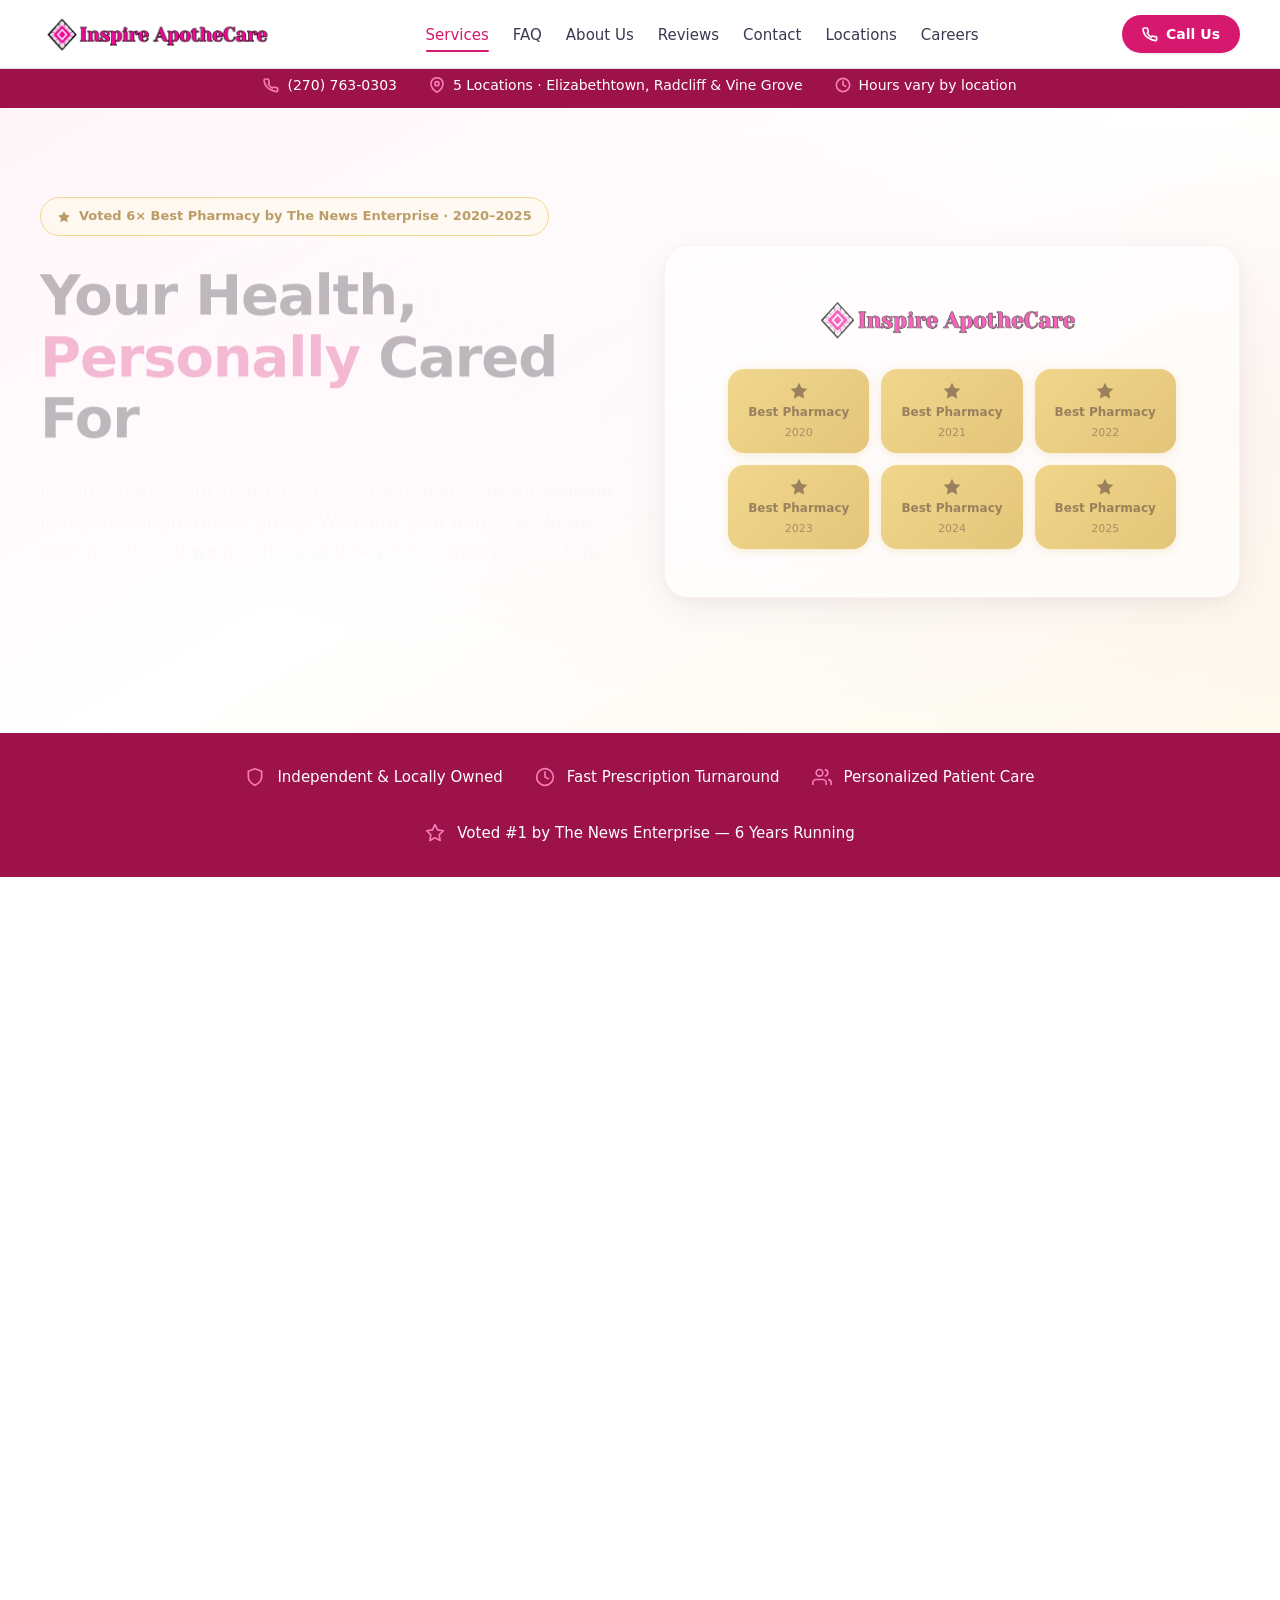
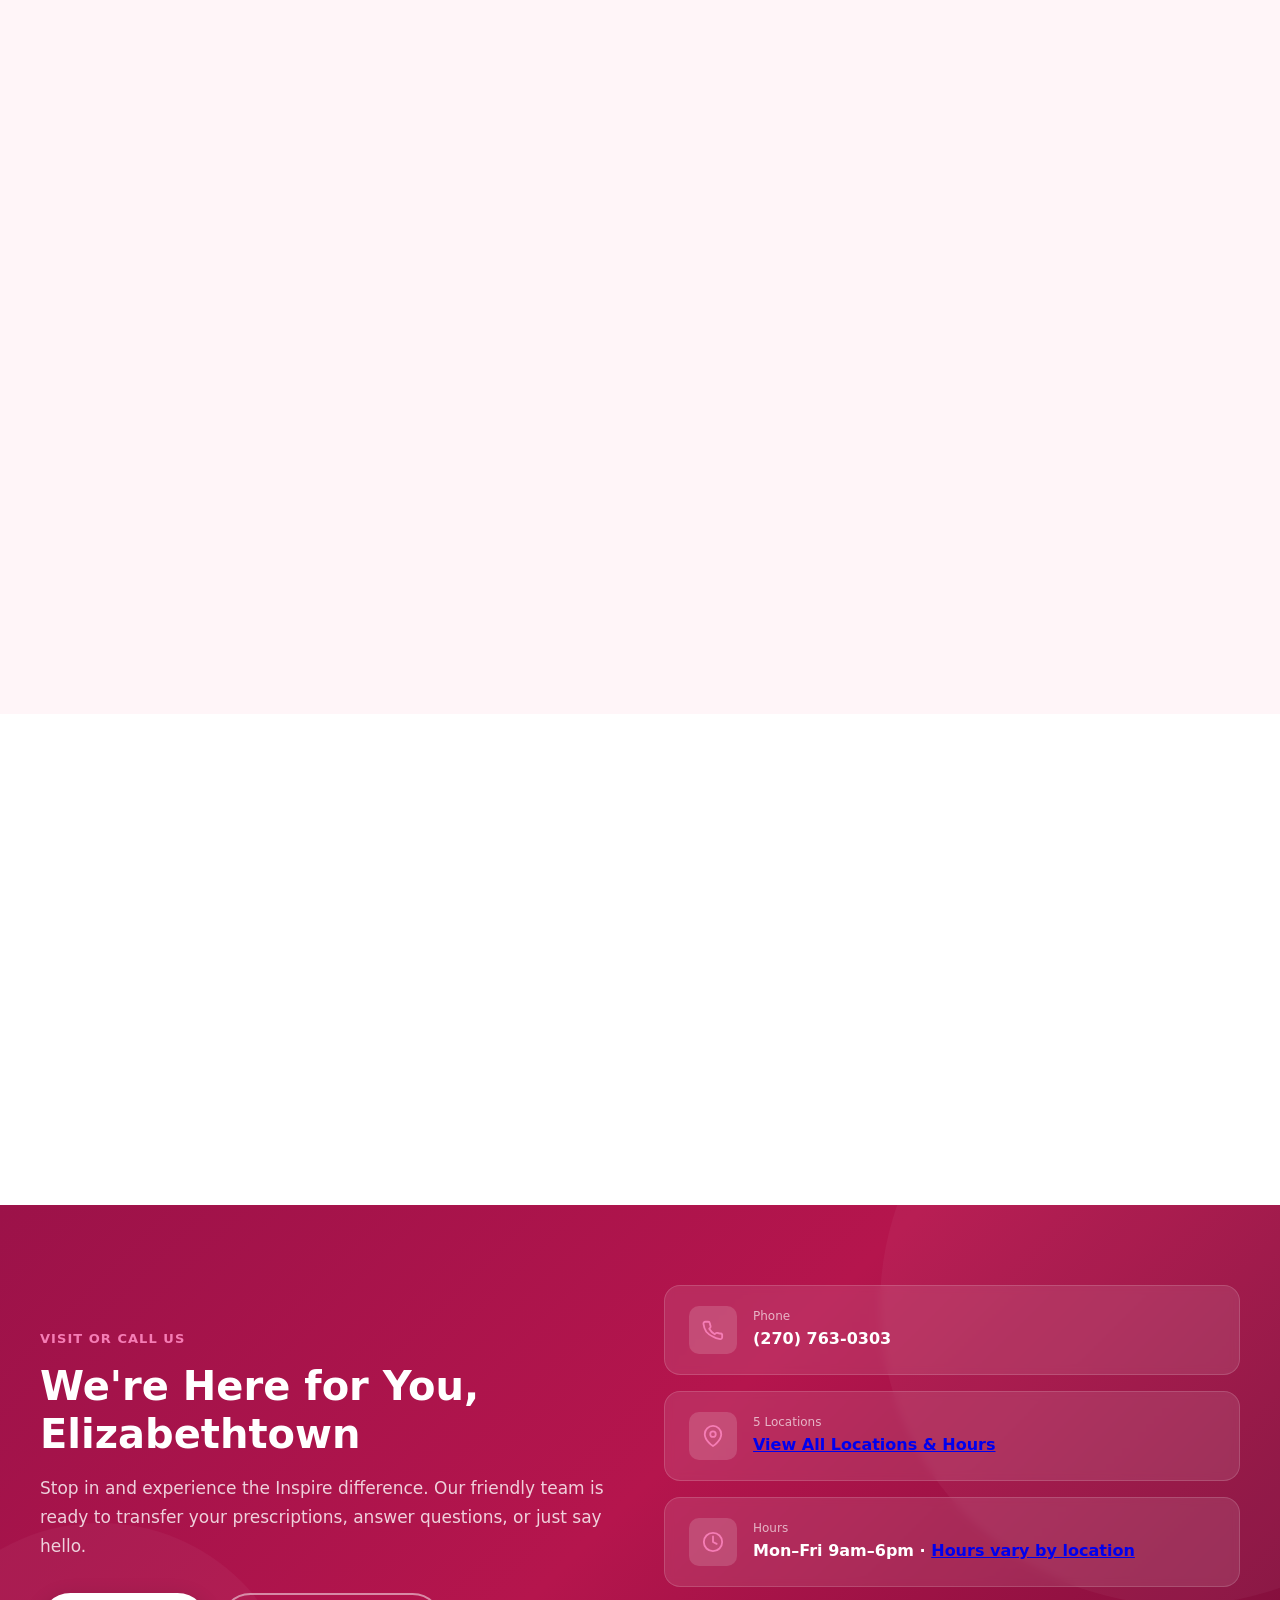
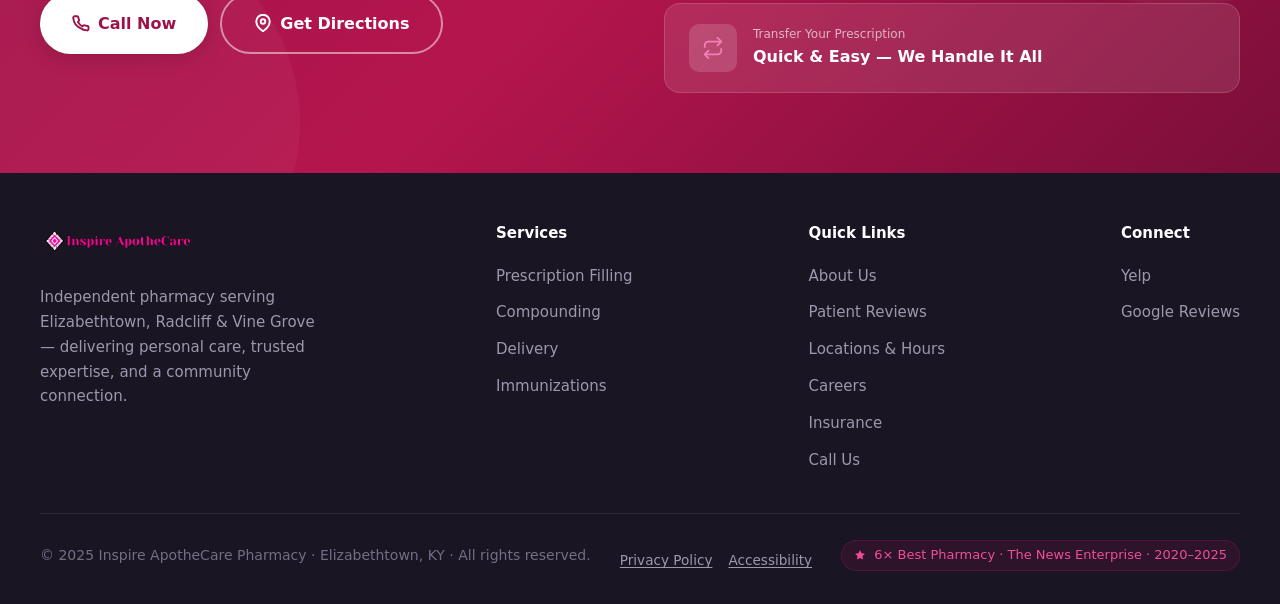
<file: index.html>
<!DOCTYPE html>
<html lang="en">
<head>
  <meta charset="UTF-8" />
  <meta name="viewport" content="width=device-width, initial-scale=1.0" />
  <title>Inspire ApotheCare Pharmacy | Elizabethtown, KY | 6x Best Pharmacy by The News Enterprise</title>
  <meta name="description" content="Inspire ApotheCare Pharmacy — voted 6x Best Pharmacy in Elizabethtown, KY by The News Enterprise (2020–2025). Your local independent pharmacy providing personalized care, faster service, and a community you can trust." />
  <!-- Open Graph -->
  <meta property="og:title" content="Inspire ApotheCare Pharmacy | Elizabethtown, KY" />
  <meta property="og:description" content="Elizabethtown's award-winning independent pharmacy — 5 locations across Hardin County. Personalized care, fast service, free delivery." />
  <meta property="og:image" content="assets/images/Logo.png" />
  <meta property="og:url" content="https://www.inspirerx.com/" />
  <meta property="og:type" content="website" />
  <!-- Favicon -->
  <link rel="icon" type="image/svg+xml" href="assets/images/favicon.svg" />
  <link rel="preconnect" href="https://fonts.googleapis.com" />
  <link rel="preconnect" href="https://fonts.gstatic.com" crossorigin />
  <link href="https://fonts.googleapis.com/css2?family=Figtree:wght@300;400;500;600;700;800&family=Noto+Sans:wght@300;400;500;700&display=swap" rel="stylesheet" />
  <link rel="stylesheet" href="css/styles.css" />
  <!-- Security -->
  <meta http-equiv="Content-Security-Policy" content="default-src 'self'; script-src 'self'; style-src 'self' https://fonts.googleapis.com; font-src https://fonts.gstatic.com; img-src 'self' data:; connect-src 'self'; frame-src 'none';" />
  <meta http-equiv="X-Content-Type-Options" content="nosniff" />
  <meta name="referrer" content="strict-origin-when-cross-origin" />
  <!-- Structured Data -->
  <script type="application/ld+json">
  {
    "@context": "https://schema.org",
    "@type": "Pharmacy",
    "name": "Inspire ApotheCare Pharmacy",
    "description": "Award-winning independent pharmacy serving Elizabethtown, Radcliff, and Vine Grove, KY with 5 locations.",
    "url": "https://www.inspirerx.com",
    "image": "assets/images/Logo.png",
    "telephone": "+1-270-763-0303",
    "address": {
      "@type": "PostalAddress",
      "streetAddress": "1016 N. Mulberry St",
      "addressLocality": "Elizabethtown",
      "addressRegion": "KY",
      "postalCode": "42701",
      "addressCountry": "US"
    },
    "openingHoursSpecification": [
      { "@type": "OpeningHoursSpecification", "dayOfWeek": ["Monday","Tuesday","Wednesday","Thursday","Friday"], "opens": "09:00", "closes": "18:00" }
    ],
    "award": "6x Best Pharmacy in Elizabethtown, KY by The News Enterprise (2020–2025)",
    "priceRange": "$$",
    "sameAs": [
      "https://www.yelp.com/biz/inspire-rx-pharmacy-elizabethtown",
      "https://www.google.com/maps/place/?q=place_id:ChIJkesZc5rvaIgRXJ3IbqMy4Kc"
    ]
  }
  </script>
</head>
<body>

  <a href="#main-content" class="skip-link">Skip to main content</a>

  <!-- ─── Navigation ──────────────────────────────────────── -->
  <header class="site-header">
    <nav class="nav" aria-label="Main navigation">
      <div class="nav__inner">
        <a href="/" class="nav__logo" aria-label="Inspire ApotheCare Pharmacy home">
          <img src="assets/images/Logo.png" alt="Inspire ApotheCare Pharmacy logo" width="160" height="44" />
        </a>
        <button class="nav__toggle" aria-label="Toggle menu" aria-expanded="false" aria-controls="nav-links">
          <svg width="24" height="24" viewBox="0 0 24 24" fill="none" stroke="currentColor" stroke-width="2" stroke-linecap="round" stroke-linejoin="round" aria-hidden="true">
            <line x1="3" y1="6" x2="21" y2="6"/><line x1="3" y1="12" x2="21" y2="12"/><line x1="3" y1="18" x2="21" y2="18"/>
          </svg>
        </button>
        <ul class="nav__links" id="nav-links" role="list">
          <li><a href="#services">Services</a></li>
          <li><a href="#faq">FAQ</a></li>
          <li><a href="#why-us">About Us</a></li>
          <li><a href="#reviews">Reviews</a></li>
          <li><a href="#contact">Contact</a></li>
          <li><a href="/locations">Locations</a></li>
          <li><a href="/careers">Careers</a></li>
        </ul>
        <a href="tel:+12707630303" class="nav__cta" aria-label="Call Inspire ApotheCare Pharmacy">
          <svg width="16" height="16" viewBox="0 0 24 24" fill="none" stroke="currentColor" stroke-width="2.5" stroke-linecap="round" stroke-linejoin="round" aria-hidden="true"><path d="M22 16.92v3a2 2 0 0 1-2.18 2 19.79 19.79 0 0 1-8.63-3.07A19.5 19.5 0 0 1 4.69 13.9 19.79 19.79 0 0 1 1.61 5.26 2 2 0 0 1 3.6 3h3a2 2 0 0 1 2 1.72c.127.96.361 1.903.7 2.81a2 2 0 0 1-.45 2.11L7.91 10.6a16 16 0 0 0 6 6l.91-.91a2 2 0 0 1 2.11-.45c.907.339 1.85.573 2.81.7A2 2 0 0 1 22 16.92z"/></svg>
          Call Us
        </a>
      </div>
    </nav>
  </header>

  <!-- ─── Info Bar ──────────────────────────────────────── -->
  <div class="info-bar" aria-label="Essential pharmacy information">
    <div class="info-bar__inner">
      <a href="tel:+12707630303" class="info-bar__item">
        <svg width="16" height="16" viewBox="0 0 24 24" fill="none" stroke="currentColor" stroke-width="2.5" stroke-linecap="round" stroke-linejoin="round" aria-hidden="true"><path d="M22 16.92v3a2 2 0 0 1-2.18 2 19.79 19.79 0 0 1-8.63-3.07A19.5 19.5 0 0 1 4.69 13.9 19.79 19.79 0 0 1 1.61 5.26 2 2 0 0 1 3.6 3h3a2 2 0 0 1 2 1.72c.127.96.361 1.903.7 2.81a2 2 0 0 1-.45 2.11L7.91 10.6a16 16 0 0 0 6 6l.91-.91a2 2 0 0 1 2.11-.45c.907.339 1.85.573 2.81.7A2 2 0 0 1 22 16.92z"/></svg>
        (270) 763-0303
      </a>
      <a href="/locations" class="info-bar__item">
        <svg width="16" height="16" viewBox="0 0 24 24" fill="none" stroke="currentColor" stroke-width="2.5" stroke-linecap="round" stroke-linejoin="round" aria-hidden="true"><path d="M21 10c0 7-9 13-9 13s-9-6-9-13a9 9 0 0 1 18 0z"/><circle cx="12" cy="10" r="3"/></svg>
        5 Locations · Elizabethtown, Radcliff &amp; Vine Grove
      </a>
      <a href="/locations" class="info-bar__item">
        <svg width="16" height="16" viewBox="0 0 24 24" fill="none" stroke="currentColor" stroke-width="2.5" stroke-linecap="round" stroke-linejoin="round" aria-hidden="true"><circle cx="12" cy="12" r="10"/><polyline points="12 6 12 12 16 14"/></svg>
        Hours vary by location
      </a>
    </div>
  </div>

  <main id="main-content">

    <!-- ─── Hero ─────────────────────────────────────────── -->
    <section class="hero" aria-label="Hero">
      <div class="hero__inner">
        <div class="hero__content">
          <div class="hero__badge reveal" aria-label="Voted 6x Best Pharmacy in Elizabethtown by The News Enterprise, 2020 to 2025">
            <svg width="14" height="14" viewBox="0 0 24 24" fill="currentColor" aria-hidden="true"><path d="M12 2l3.09 6.26L22 9.27l-5 4.87 1.18 6.88L12 17.77l-6.18 3.25L7 14.14 2 9.27l6.91-1.01L12 2z"/></svg>
            Voted 6× Best Pharmacy by The News Enterprise · 2020–2025
          </div>
          <h1 class="hero__title reveal reveal-delay-1">
            Your Health,<br/>
            <span class="accent">Personally</span> Cared For
          </h1>
          <p class="hero__sub reveal reveal-delay-2">
            Inspire ApotheCare Pharmacy is Elizabethtown's award-winning independent pharmacy group. We know your name, we know your needs, and we go above and beyond — every single time.
          </p>
          <div class="hero__actions reveal reveal-delay-3">
            <a href="tel:+12707630303" class="btn-primary">
              <svg width="18" height="18" viewBox="0 0 24 24" fill="none" stroke="currentColor" stroke-width="2.5" stroke-linecap="round" stroke-linejoin="round" aria-hidden="true"><path d="M22 16.92v3a2 2 0 0 1-2.18 2 19.79 19.79 0 0 1-8.63-3.07A19.5 19.5 0 0 1 4.69 13.9 19.79 19.79 0 0 1 1.61 5.26 2 2 0 0 1 3.6 3h3a2 2 0 0 1 2 1.72c.127.96.361 1.903.7 2.81a2 2 0 0 1-.45 2.11L7.91 10.6a16 16 0 0 0 6 6l.91-.91a2 2 0 0 1 2.11-.45c.907.339 1.85.573 2.81.7A2 2 0 0 1 22 16.92z"/></svg>
              Transfer Your Prescriptions
            </a>
            <a href="#services" class="btn-outline">
              Our Services
              <svg width="16" height="16" viewBox="0 0 24 24" fill="none" stroke="currentColor" stroke-width="2.5" stroke-linecap="round" stroke-linejoin="round" aria-hidden="true"><path d="m9 18 6-6-6-6"/></svg>
            </a>
          </div>
        </div>
        <div class="hero__visual" aria-hidden="true">
          <div class="hero__logo-display reveal">
            <img src="assets/images/Logo.png" alt="Inspire ApotheCare Pharmacy" width="280" height="77" />
            <div class="award-badges" role="list" aria-label="Award years">
              <div class="award-badge" role="listitem">
                <svg width="20" height="20" viewBox="0 0 24 24" fill="currentColor" aria-hidden="true"><path d="M12 2l3.09 6.26L22 9.27l-5 4.87 1.18 6.88L12 17.77l-6.18 3.25L7 14.14 2 9.27l6.91-1.01L12 2z"/></svg>
                <span class="award-badge__label">Best Pharmacy</span>
                <span class="award-badge__year">2020</span>
              </div>
              <div class="award-badge" role="listitem">
                <svg width="20" height="20" viewBox="0 0 24 24" fill="currentColor" aria-hidden="true"><path d="M12 2l3.09 6.26L22 9.27l-5 4.87 1.18 6.88L12 17.77l-6.18 3.25L7 14.14 2 9.27l6.91-1.01L12 2z"/></svg>
                <span class="award-badge__label">Best Pharmacy</span>
                <span class="award-badge__year">2021</span>
              </div>
              <div class="award-badge" role="listitem">
                <svg width="20" height="20" viewBox="0 0 24 24" fill="currentColor" aria-hidden="true"><path d="M12 2l3.09 6.26L22 9.27l-5 4.87 1.18 6.88L12 17.77l-6.18 3.25L7 14.14 2 9.27l6.91-1.01L12 2z"/></svg>
                <span class="award-badge__label">Best Pharmacy</span>
                <span class="award-badge__year">2022</span>
              </div>
              <div class="award-badge" role="listitem">
                <svg width="20" height="20" viewBox="0 0 24 24" fill="currentColor" aria-hidden="true"><path d="M12 2l3.09 6.26L22 9.27l-5 4.87 1.18 6.88L12 17.77l-6.18 3.25L7 14.14 2 9.27l6.91-1.01L12 2z"/></svg>
                <span class="award-badge__label">Best Pharmacy</span>
                <span class="award-badge__year">2023</span>
              </div>
              <div class="award-badge" role="listitem">
                <svg width="20" height="20" viewBox="0 0 24 24" fill="currentColor" aria-hidden="true"><path d="M12 2l3.09 6.26L22 9.27l-5 4.87 1.18 6.88L12 17.77l-6.18 3.25L7 14.14 2 9.27l6.91-1.01L12 2z"/></svg>
                <span class="award-badge__label">Best Pharmacy</span>
                <span class="award-badge__year">2024</span>
              </div>
              <div class="award-badge" role="listitem">
                <svg width="20" height="20" viewBox="0 0 24 24" fill="currentColor" aria-hidden="true"><path d="M12 2l3.09 6.26L22 9.27l-5 4.87 1.18 6.88L12 17.77l-6.18 3.25L7 14.14 2 9.27l6.91-1.01L12 2z"/></svg>
                <span class="award-badge__label">Best Pharmacy</span>
                <span class="award-badge__year">2025</span>
              </div>
            </div>
          </div>
        </div>
      </div>
    </section>

    <!-- ─── Trust Bar ─────────────────────────────────────── -->
    <section class="trust-bar" aria-label="Trust highlights">
      <div class="trust-bar__inner">
        <div class="trust-item">
          <svg width="20" height="20" viewBox="0 0 24 24" fill="none" stroke="currentColor" stroke-width="2" stroke-linecap="round" stroke-linejoin="round" aria-hidden="true"><path d="M12 22s8-4 8-10V5l-8-3-8 3v7c0 6 8 10 8 10z"/></svg>
          Independent &amp; Locally Owned
        </div>
        <div class="trust-item">
          <svg width="20" height="20" viewBox="0 0 24 24" fill="none" stroke="currentColor" stroke-width="2" stroke-linecap="round" stroke-linejoin="round" aria-hidden="true"><circle cx="12" cy="12" r="10"/><polyline points="12 6 12 12 16 14"/></svg>
          Fast Prescription Turnaround
        </div>
        <div class="trust-item">
          <svg width="20" height="20" viewBox="0 0 24 24" fill="none" stroke="currentColor" stroke-width="2" stroke-linecap="round" stroke-linejoin="round" aria-hidden="true"><path d="M17 21v-2a4 4 0 0 0-4-4H5a4 4 0 0 0-4 4v2"/><circle cx="9" cy="7" r="4"/><path d="M23 21v-2a4 4 0 0 0-3-3.87"/><path d="M16 3.13a4 4 0 0 1 0 7.75"/></svg>
          Personalized Patient Care
        </div>
        <div class="trust-item">
          <svg width="20" height="20" viewBox="0 0 24 24" fill="none" stroke="currentColor" stroke-width="2" stroke-linecap="round" stroke-linejoin="round" aria-hidden="true"><path d="M12 2l3.09 6.26L22 9.27l-5 4.87 1.18 6.88L12 17.77l-6.18 3.25L7 14.14 2 9.27l6.91-1.01L12 2z"/></svg>
          Voted #1 by The News Enterprise — 6 Years Running
        </div>
      </div>
    </section>

    <!-- ─── Services ──────────────────────────────────────── -->
    <section class="section" id="services" aria-labelledby="services-title">
      <div class="section__inner">
        <header class="section__header reveal">
          <span class="section__eyebrow">What We Offer</span>
          <h2 class="section__title" id="services-title">Full-Service Pharmacy Care</h2>
          <p class="section__desc">From routine prescriptions to specialized compounding, we provide comprehensive pharmacy services with the personal touch only an independent pharmacy can offer.</p>
        </header>
        <div class="services-grid">

          <article class="service-card reveal">
            <div class="service-card__icon" aria-hidden="true">
              <svg width="26" height="26" viewBox="0 0 24 24" fill="none" stroke="currentColor" stroke-width="1.75" stroke-linecap="round" stroke-linejoin="round"><rect x="3" y="3" width="18" height="18" rx="2"/><line x1="12" y1="8" x2="12" y2="16"/><line x1="8" y1="12" x2="16" y2="12"/></svg>
            </div>
            <h3 class="service-card__title">Prescription Filling</h3>
            <p class="service-card__desc">Fast, accurate prescription filling with a pharmacist who takes time to answer your questions — no rushed drive-thru experience here.</p>
          </article>

          <article class="service-card reveal reveal-delay-1">
            <div class="service-card__icon" aria-hidden="true">
              <svg width="26" height="26" viewBox="0 0 24 24" fill="none" stroke="currentColor" stroke-width="1.75" stroke-linecap="round" stroke-linejoin="round"><path d="M10.5 20H4a2 2 0 0 1-2-2V5c0-1.1.9-2 2-2h3.93a2 2 0 0 1 1.66.9l.82 1.2a2 2 0 0 0 1.66.9H20a2 2 0 0 1 2 2v3"/><circle cx="18" cy="18" r="3"/><path d="M18 15v3l2 1"/></svg>
            </div>
            <h3 class="service-card__title">Compounding</h3>
            <p class="service-card__desc">Custom-formulated medications tailored to your exact needs — flavored suspensions for kids, allergen-free alternatives, and specialty dosages.</p>
          </article>

          <article class="service-card reveal reveal-delay-2">
            <div class="service-card__icon" aria-hidden="true">
              <svg width="26" height="26" viewBox="0 0 24 24" fill="none" stroke="currentColor" stroke-width="1.75" stroke-linecap="round" stroke-linejoin="round"><path d="M3 9l9-7 9 7v11a2 2 0 0 1-2 2H5a2 2 0 0 1-2-2z"/><polyline points="9 22 9 12 15 12 15 22"/></svg>
            </div>
            <h3 class="service-card__title">Delivery Service</h3>
            <p class="service-card__desc">Can't make it in? We deliver prescriptions right to your door in the Elizabethtown area. Your health shouldn't wait.</p>
          </article>

          <article class="service-card reveal reveal-delay-3">
            <div class="service-card__icon" aria-hidden="true">
              <svg width="26" height="26" viewBox="0 0 24 24" fill="none" stroke="currentColor" stroke-width="1.75" stroke-linecap="round" stroke-linejoin="round"><path d="M12 22s8-4 8-10V5l-8-3-8 3v7c0 6 8 10 8 10z"/></svg>
            </div>
            <h3 class="service-card__title">Immunizations &amp; Vaccines</h3>
            <p class="service-card__desc">Flu shots, shingles, pneumonia, and more — walk in or schedule your vaccination with our certified pharmacists. No appointment needed for most vaccines.</p>
          </article>

        </div>
      </div>
    </section>

    <!-- ─── FAQ ──────────────────────────────────────────── -->
    <section class="section section--alt" id="faq" aria-labelledby="faq-title">
      <div class="section__inner">
        <header class="section__header reveal">
          <span class="section__eyebrow">Common Questions</span>
          <h2 class="section__title" id="faq-title">Frequently Asked Questions</h2>
        </header>
        <div class="faq-accordion reveal" role="list">

          <div class="faq-item" role="listitem">
            <button class="faq-trigger" aria-expanded="false" aria-controls="faq-1">
              <span>Do you accept my insurance?</span>
              <svg class="faq-icon" width="20" height="20" viewBox="0 0 24 24" fill="none" stroke="currentColor" stroke-width="2.5" stroke-linecap="round" stroke-linejoin="round" aria-hidden="true"><polyline points="6 9 12 15 18 9"/></svg>
            </button>
            <div class="faq-panel" id="faq-1" role="region">
              <p>We accept most major insurance plans including Medicare Part D, Medicaid, and commercial insurance. If you're unsure whether we accept your plan, call us at <a href="tel:+12707630303">(270) 763-0303</a> and we'll check for you.</p>
            </div>
          </div>

          <div class="faq-item" role="listitem">
            <button class="faq-trigger" aria-expanded="false" aria-controls="faq-2">
              <span>Do you accept GoodRx or discount cards?</span>
              <svg class="faq-icon" width="20" height="20" viewBox="0 0 24 24" fill="none" stroke="currentColor" stroke-width="2.5" stroke-linecap="round" stroke-linejoin="round" aria-hidden="true"><polyline points="6 9 12 15 18 9"/></svg>
            </button>
            <div class="faq-panel" id="faq-2" role="region">
              <p>Yes — we accept most discount card programs. Bring your card to any of our 5 locations and we'll apply the best available price.</p>
            </div>
          </div>

          <div class="faq-item" role="listitem">
            <button class="faq-trigger" aria-expanded="false" aria-controls="faq-3">
              <span>Can I transfer my prescription to Inspire ApotheCare Pharmacy?</span>
              <svg class="faq-icon" width="20" height="20" viewBox="0 0 24 24" fill="none" stroke="currentColor" stroke-width="2.5" stroke-linecap="round" stroke-linejoin="round" aria-hidden="true"><polyline points="6 9 12 15 18 9"/></svg>
            </button>
            <div class="faq-panel" id="faq-3" role="region">
              <p>Yes! Just bring your prescription bottle or your current pharmacy's name and phone number to any location. We'll handle the rest — transfers typically complete same-day.</p>
            </div>
          </div>

          <div class="faq-item" role="listitem">
            <button class="faq-trigger" aria-expanded="false" aria-controls="faq-4">
              <span>Do you offer delivery?</span>
              <svg class="faq-icon" width="20" height="20" viewBox="0 0 24 24" fill="none" stroke="currentColor" stroke-width="2.5" stroke-linecap="round" stroke-linejoin="round" aria-hidden="true"><polyline points="6 9 12 15 18 9"/></svg>
            </button>
            <div class="faq-panel" id="faq-4" role="region">
              <p>Yes, we offer free delivery — but only within <strong>Elizabethtown, Radcliff, and Vine Grove</strong>. Contact your nearest location to arrange delivery for your prescriptions.</p>
            </div>
          </div>

          <div class="faq-item" role="listitem">
            <button class="faq-trigger" aria-expanded="false" aria-controls="faq-5">
              <span>What vaccines do you offer?</span>
              <svg class="faq-icon" width="20" height="20" viewBox="0 0 24 24" fill="none" stroke="currentColor" stroke-width="2.5" stroke-linecap="round" stroke-linejoin="round" aria-hidden="true"><polyline points="6 9 12 15 18 9"/></svg>
            </button>
            <div class="faq-panel" id="faq-5" role="region">
              <p>We offer standard pharmacy immunizations including flu, COVID-19, shingles (Shingrix), pneumonia, Tdap, and more. Walk-ins welcome or call ahead to confirm availability.</p>
            </div>
          </div>

          <div class="faq-item" role="listitem">
            <button class="faq-trigger" aria-expanded="false" aria-controls="faq-6">
              <span>Do you offer compounding?</span>
              <svg class="faq-icon" width="20" height="20" viewBox="0 0 24 24" fill="none" stroke="currentColor" stroke-width="2.5" stroke-linecap="round" stroke-linejoin="round" aria-hidden="true"><polyline points="6 9 12 15 18 9"/></svg>
            </button>
            <div class="faq-panel" id="faq-6" role="region">
              <p>Yes — we provide custom compounding services for patients who need medications in specific dosages, forms, or formulations not commercially available. Compounding is offered exclusively at our <strong>Woodland Drive (Store 2)</strong> location in Elizabethtown.</p>
            </div>
          </div>

          <div class="faq-item" role="listitem">
            <button class="faq-trigger" aria-expanded="false" aria-controls="faq-7">
              <span>What is medication synchronization (med sync)?</span>
              <svg class="faq-icon" width="20" height="20" viewBox="0 0 24 24" fill="none" stroke="currentColor" stroke-width="2.5" stroke-linecap="round" stroke-linejoin="round" aria-hidden="true"><polyline points="6 9 12 15 18 9"/></svg>
            </button>
            <div class="faq-panel" id="faq-7" role="region">
              <p>Med sync aligns all your prescriptions to be refilled on the same day each month. No more multiple pharmacy trips — one visit, all your medications ready.</p>
            </div>
          </div>

          <div class="faq-item" role="listitem">
            <button class="faq-trigger" aria-expanded="false" aria-controls="faq-8">
              <span>Do you offer blister packaging?</span>
              <svg class="faq-icon" width="20" height="20" viewBox="0 0 24 24" fill="none" stroke="currentColor" stroke-width="2.5" stroke-linecap="round" stroke-linejoin="round" aria-hidden="true"><polyline points="6 9 12 15 18 9"/></svg>
            </button>
            <div class="faq-panel" id="faq-8" role="region">
              <p>Yes — we provide blister packaging (bubble packs) to organize your medications by day and time. Especially helpful for patients managing multiple prescriptions.</p>
            </div>
          </div>

          <div class="faq-item" role="listitem">
            <button class="faq-trigger" aria-expanded="false" aria-controls="faq-9">
              <span>What are your hours?</span>
              <svg class="faq-icon" width="20" height="20" viewBox="0 0 24 24" fill="none" stroke="currentColor" stroke-width="2.5" stroke-linecap="round" stroke-linejoin="round" aria-hidden="true"><polyline points="6 9 12 15 18 9"/></svg>
            </button>
            <div class="faq-panel" id="faq-9" role="region">
              <p>Hours vary by location. Visit our <a href="/locations">Locations page</a> for specific hours at each of our 5 pharmacies.</p>
            </div>
          </div>

        </div>
      </div>
    </section>

    <!-- ─── Insurance & Payment ───────────────────────────── -->
    <section class="section section--alt" id="insurance" aria-labelledby="insurance-title">
      <div class="section__inner">
        <header class="section__header reveal">
          <span class="section__eyebrow">Insurance &amp; Payment</span>
          <h2 class="section__title" id="insurance-title">We Accept Most Major Insurance Plans</h2>
          <p class="section__desc">Medicare, Medicaid, Humana, Aetna, Anthem, and most commercial plans accepted. Not sure if we take yours? Give us a call — we'll verify your coverage before you come in.</p>
        </header>
        <div class="insurance-cta reveal" style="text-align:center;">
          <a href="tel:+12707630303" class="btn-primary">
            <svg width="18" height="18" viewBox="0 0 24 24" fill="none" stroke="currentColor" stroke-width="2.5" stroke-linecap="round" stroke-linejoin="round" aria-hidden="true"><path d="M22 16.92v3a2 2 0 0 1-2.18 2 19.79 19.79 0 0 1-8.63-3.07A19.5 19.5 0 0 1 4.69 13.9 19.79 19.79 0 0 1 1.61 5.26 2 2 0 0 1 3.6 3h3a2 2 0 0 1 2 1.72c.127.96.361 1.903.7 2.81a2 2 0 0 1-.45 2.11L7.91 10.6a16 16 0 0 0 6 6l.91-.91a2 2 0 0 1 2.11-.45c.907.339 1.85.573 2.81.7A2 2 0 0 1 22 16.92z"/></svg>
            Call to Verify Coverage
          </a>
        </div>
      </div>
    </section>

    <!-- ─── Why Choose Us ─────────────────────────────────── -->
    <section class="section section--alt" id="why-us" aria-labelledby="why-title">
      <div class="section__inner">
        <div class="why-grid">
          <div class="why-text">
            <span class="section__eyebrow reveal">Why Elizabethtown Chooses Us</span>
            <h2 class="section__title reveal" id="why-title">The Difference an Independent Pharmacy Makes</h2>
            <p class="section__desc reveal">When you walk through our door, you're not just a prescription number. We've built lasting relationships with families across Elizabethtown by delivering care that the big chains simply can't match.</p>
            <ul class="why-list">
              <li class="why-item reveal">
                <div class="why-item__icon" aria-hidden="true">
                  <svg width="20" height="20" viewBox="0 0 24 24" fill="none" stroke="currentColor" stroke-width="2" stroke-linecap="round" stroke-linejoin="round"><path d="M17 21v-2a4 4 0 0 0-4-4H5a4 4 0 0 0-4 4v2"/><circle cx="9" cy="7" r="4"/></svg>
                </div>
                <div class="why-item__body">
                  <h3>We Know Your Name</h3>
                  <p>Our pharmacists build real relationships. We remember your history, your family, and your health goals.</p>
                </div>
              </li>
              <li class="why-item reveal">
                <div class="why-item__icon" aria-hidden="true">
                  <svg width="20" height="20" viewBox="0 0 24 24" fill="none" stroke="currentColor" stroke-width="2" stroke-linecap="round" stroke-linejoin="round"><circle cx="12" cy="12" r="10"/><polyline points="12 6 12 12 16 14"/></svg>
                </div>
                <div class="why-item__body">
                  <h3>Faster Than the Big Chains</h3>
                  <p>No long waits. We work efficiently to get your prescriptions ready quickly so you can get back to your life.</p>
                </div>
              </li>
              <li class="why-item reveal">
                <div class="why-item__icon" aria-hidden="true">
                  <svg width="20" height="20" viewBox="0 0 24 24" fill="none" stroke="currentColor" stroke-width="2" stroke-linecap="round" stroke-linejoin="round"><path d="M12 22s8-4 8-10V5l-8-3-8 3v7c0 6 8 10 8 10z"/></svg>
                </div>
                <div class="why-item__body">
                  <h3>Community Rooted Values</h3>
                  <p>We're your neighbors. Every dollar you spend stays in Elizabethtown, supporting the community we all share.</p>
                </div>
              </li>
              <li class="why-item reveal">
                <div class="why-item__icon" aria-hidden="true">
                  <svg width="20" height="20" viewBox="0 0 24 24" fill="none" stroke="currentColor" stroke-width="2" stroke-linecap="round" stroke-linejoin="round"><path d="M20.84 4.61a5.5 5.5 0 0 0-7.78 0L12 5.67l-1.06-1.06a5.5 5.5 0 0 0-7.78 7.78l1.06 1.06L12 21.23l7.78-7.78 1.06-1.06a5.5 5.5 0 0 0 0-7.78z"/></svg>
                </div>
                <div class="why-item__body">
                  <h3>We Actually Care</h3>
                  <p>Our team goes the extra mile — calling your doctor, finding savings programs, and making sure you understand your treatment.</p>
                </div>
              </li>
            </ul>
          </div>

          <div class="why-award-card reveal" aria-label="Award recognition: 6x Best Pharmacy by The News Enterprise, 2020 to 2025">
            <div class="why-award-card__trophies" aria-hidden="true">
              <div class="trophy">
                <div class="trophy__icon">
                  <svg width="28" height="28" viewBox="0 0 24 24" fill="none" stroke="currentColor" stroke-width="2" stroke-linecap="round" stroke-linejoin="round"><polyline points="8 6 12 2 16 6"/><line x1="12" y1="2" x2="12" y2="15"/><path d="M5 13a7 7 0 0 0 14 0"/></svg>
                </div>
                <span class="trophy__year">2020</span>
              </div>
              <div class="trophy">
                <div class="trophy__icon">
                  <svg width="28" height="28" viewBox="0 0 24 24" fill="none" stroke="currentColor" stroke-width="2" stroke-linecap="round" stroke-linejoin="round"><polyline points="8 6 12 2 16 6"/><line x1="12" y1="2" x2="12" y2="15"/><path d="M5 13a7 7 0 0 0 14 0"/></svg>
                </div>
                <span class="trophy__year">2021</span>
              </div>
              <div class="trophy">
                <div class="trophy__icon">
                  <svg width="28" height="28" viewBox="0 0 24 24" fill="none" stroke="currentColor" stroke-width="2" stroke-linecap="round" stroke-linejoin="round"><polyline points="8 6 12 2 16 6"/><line x1="12" y1="2" x2="12" y2="15"/><path d="M5 13a7 7 0 0 0 14 0"/></svg>
                </div>
                <span class="trophy__year">2022</span>
              </div>
              <div class="trophy">
                <div class="trophy__icon">
                  <svg width="28" height="28" viewBox="0 0 24 24" fill="none" stroke="currentColor" stroke-width="2" stroke-linecap="round" stroke-linejoin="round"><polyline points="8 6 12 2 16 6"/><line x1="12" y1="2" x2="12" y2="15"/><path d="M5 13a7 7 0 0 0 14 0"/></svg>
                </div>
                <span class="trophy__year">2023</span>
              </div>
              <div class="trophy">
                <div class="trophy__icon">
                  <svg width="28" height="28" viewBox="0 0 24 24" fill="none" stroke="currentColor" stroke-width="2" stroke-linecap="round" stroke-linejoin="round"><polyline points="8 6 12 2 16 6"/><line x1="12" y1="2" x2="12" y2="15"/><path d="M5 13a7 7 0 0 0 14 0"/></svg>
                </div>
                <span class="trophy__year">2024</span>
              </div>
              <div class="trophy">
                <div class="trophy__icon">
                  <svg width="28" height="28" viewBox="0 0 24 24" fill="none" stroke="currentColor" stroke-width="2" stroke-linecap="round" stroke-linejoin="round"><polyline points="8 6 12 2 16 6"/><line x1="12" y1="2" x2="12" y2="15"/><path d="M5 13a7 7 0 0 0 14 0"/></svg>
                </div>
                <span class="trophy__year">2025</span>
              </div>
            </div>
            <div class="stars" aria-hidden="true">
              <svg width="20" height="20" viewBox="0 0 24 24" fill="currentColor"><path d="M12 2l3.09 6.26L22 9.27l-5 4.87 1.18 6.88L12 17.77l-6.18 3.25L7 14.14 2 9.27l6.91-1.01L12 2z"/></svg>
              <svg width="20" height="20" viewBox="0 0 24 24" fill="currentColor"><path d="M12 2l3.09 6.26L22 9.27l-5 4.87 1.18 6.88L12 17.77l-6.18 3.25L7 14.14 2 9.27l6.91-1.01L12 2z"/></svg>
              <svg width="20" height="20" viewBox="0 0 24 24" fill="currentColor"><path d="M12 2l3.09 6.26L22 9.27l-5 4.87 1.18 6.88L12 17.77l-6.18 3.25L7 14.14 2 9.27l6.91-1.01L12 2z"/></svg>
              <svg width="20" height="20" viewBox="0 0 24 24" fill="currentColor"><path d="M12 2l3.09 6.26L22 9.27l-5 4.87 1.18 6.88L12 17.77l-6.18 3.25L7 14.14 2 9.27l6.91-1.01L12 2z"/></svg>
              <svg width="20" height="20" viewBox="0 0 24 24" fill="currentColor"><path d="M12 2l3.09 6.26L22 9.27l-5 4.87 1.18 6.88L12 17.77l-6.18 3.25L7 14.14 2 9.27l6.91-1.01L12 2z"/></svg>
            </div>
            <p class="why-award-card__headline">
              <span>6× Best Pharmacy</span><br/>in Elizabethtown, KY
            </p>
            <p class="why-award-card__sub">
              Voted Best Pharmacy by readers of <strong>The News Enterprise</strong> — six years in a row, 2020 through 2025. Recognized for outstanding service, care, and expertise.
            </p>
          </div>
        </div>
      </div>
    </section>

    <!-- ─── Google Reviews ─────────────────────────────────── -->
    <section class="section" id="reviews" aria-labelledby="reviews-title">
      <div class="section__inner">
        <div class="google-reviews reveal">
          <div class="google-reviews__icon" aria-hidden="true">
            <svg width="28" height="28" viewBox="0 0 24 24" fill="none" aria-hidden="true">
              <path d="M22.56 12.25c0-.78-.07-1.53-.2-2.25H12v4.26h5.92a5.06 5.06 0 0 1-2.2 3.32v2.77h3.57c2.08-1.92 3.28-4.74 3.28-8.1z" fill="#4285F4"/>
              <path d="M12 23c2.97 0 5.46-.98 7.28-2.66l-3.57-2.77c-.98.66-2.23 1.06-3.71 1.06-2.86 0-5.29-1.93-6.16-4.53H2.18v2.84C3.99 20.53 7.7 23 12 23z" fill="#34A853"/>
              <path d="M5.84 14.09c-.22-.66-.35-1.36-.35-2.09s.13-1.43.35-2.09V7.07H2.18C1.43 8.55 1 10.22 1 12s.43 3.45 1.18 4.93l2.85-2.22.81-.62z" fill="#FBBC05"/>
              <path d="M12 5.38c1.62 0 3.06.56 4.21 1.64l3.15-3.15C17.45 2.09 14.97 1 12 1 7.7 1 3.99 3.47 2.18 7.07l3.66 2.84c.87-2.6 3.3-4.53 6.16-4.53z" fill="#EA4335"/>
            </svg>
          </div>
          <div class="google-reviews__stars" aria-label="5 star rating">
            <svg width="24" height="24" viewBox="0 0 24 24" fill="currentColor" aria-hidden="true"><path d="M12 2l3.09 6.26L22 9.27l-5 4.87 1.18 6.88L12 17.77l-6.18 3.25L7 14.14 2 9.27l6.91-1.01L12 2z"/></svg>
            <svg width="24" height="24" viewBox="0 0 24 24" fill="currentColor" aria-hidden="true"><path d="M12 2l3.09 6.26L22 9.27l-5 4.87 1.18 6.88L12 17.77l-6.18 3.25L7 14.14 2 9.27l6.91-1.01L12 2z"/></svg>
            <svg width="24" height="24" viewBox="0 0 24 24" fill="currentColor" aria-hidden="true"><path d="M12 2l3.09 6.26L22 9.27l-5 4.87 1.18 6.88L12 17.77l-6.18 3.25L7 14.14 2 9.27l6.91-1.01L12 2z"/></svg>
            <svg width="24" height="24" viewBox="0 0 24 24" fill="currentColor" aria-hidden="true"><path d="M12 2l3.09 6.26L22 9.27l-5 4.87 1.18 6.88L12 17.77l-6.18 3.25L7 14.14 2 9.27l6.91-1.01L12 2z"/></svg>
            <svg width="24" height="24" viewBox="0 0 24 24" fill="currentColor" aria-hidden="true"><path d="M12 2l3.09 6.26L22 9.27l-5 4.87 1.18 6.88L12 17.77l-6.18 3.25L7 14.14 2 9.27l6.91-1.01L12 2z"/></svg>
          </div>
          <h2 class="google-reviews__title" id="reviews-title">See What Our Patients Say</h2>
          <p class="google-reviews__desc">Read real reviews from our community on Google</p>
          <a href="https://search.google.com/local/reviews?placeid=ChIJkesZc5rvaIgRXJ3IbqMy4Kc" target="_blank" rel="noopener noreferrer" class="btn-primary">
            Read Our Google Reviews
            <svg width="16" height="16" viewBox="0 0 24 24" fill="none" stroke="currentColor" stroke-width="2.5" stroke-linecap="round" stroke-linejoin="round" aria-hidden="true"><path d="M18 13v6a2 2 0 0 1-2 2H5a2 2 0 0 1-2-2V8a2 2 0 0 1 2-2h6"/><polyline points="15 3 21 3 21 9"/><line x1="10" y1="14" x2="21" y2="3"/></svg>
          </a>
        </div>
      </div>
    </section>

    <!-- ─── Contact CTA ────────────────────────────────────── -->
    <section class="cta-section" id="contact" aria-labelledby="contact-title">
      <div class="cta-inner">
        <div class="cta-text">
          <span class="section__eyebrow">Visit or Call Us</span>
          <h2 class="section__title" id="contact-title">We're Here for You, Elizabethtown</h2>
          <p class="section__desc">Stop in and experience the Inspire difference. Our friendly team is ready to transfer your prescriptions, answer questions, or just say hello.</p>
          <div class="cta-buttons">
            <a href="tel:+12707630303" class="btn-white">
              <svg width="18" height="18" viewBox="0 0 24 24" fill="none" stroke="currentColor" stroke-width="2.5" stroke-linecap="round" stroke-linejoin="round" aria-hidden="true"><path d="M22 16.92v3a2 2 0 0 1-2.18 2 19.79 19.79 0 0 1-8.63-3.07A19.5 19.5 0 0 1 4.69 13.9 19.79 19.79 0 0 1 1.61 5.26 2 2 0 0 1 3.6 3h3a2 2 0 0 1 2 1.72c.127.96.361 1.903.7 2.81a2 2 0 0 1-.45 2.11L7.91 10.6a16 16 0 0 0 6 6l.91-.91a2 2 0 0 1 2.11-.45c.907.339 1.85.573 2.81.7A2 2 0 0 1 22 16.92z"/></svg>
              Call Now
            </a>
            <a href="/locations" class="btn-ghost">
              <svg width="18" height="18" viewBox="0 0 24 24" fill="none" stroke="currentColor" stroke-width="2.5" stroke-linecap="round" stroke-linejoin="round" aria-hidden="true"><path d="M21 10c0 7-9 13-9 13s-9-6-9-13a9 9 0 0 1 18 0z"/><circle cx="12" cy="10" r="3"/></svg>
              Get Directions
            </a>
          </div>
        </div>

        <div class="contact-cards" aria-label="Contact information">
          <a href="tel:+12707630303" class="contact-card">
            <div class="contact-card__icon" aria-hidden="true">
              <svg width="22" height="22" viewBox="0 0 24 24" fill="none" stroke="currentColor" stroke-width="2" stroke-linecap="round" stroke-linejoin="round"><path d="M22 16.92v3a2 2 0 0 1-2.18 2 19.79 19.79 0 0 1-8.63-3.07A19.5 19.5 0 0 1 4.69 13.9 19.79 19.79 0 0 1 1.61 5.26 2 2 0 0 1 3.6 3h3a2 2 0 0 1 2 1.72c.127.96.361 1.903.7 2.81a2 2 0 0 1-.45 2.11L7.91 10.6a16 16 0 0 0 6 6l.91-.91a2 2 0 0 1 2.11-.45c.907.339 1.85.573 2.81.7A2 2 0 0 1 22 16.92z"/></svg>
            </div>
            <div>
              <p class="contact-card__label">Phone</p>
              <p class="contact-card__value">(270) 763-0303</p>
            </div>
          </a>

          <div class="contact-card" role="region" aria-label="Store address">
            <div class="contact-card__icon" aria-hidden="true">
              <svg width="22" height="22" viewBox="0 0 24 24" fill="none" stroke="currentColor" stroke-width="2" stroke-linecap="round" stroke-linejoin="round"><path d="M21 10c0 7-9 13-9 13s-9-6-9-13a9 9 0 0 1 18 0z"/><circle cx="12" cy="10" r="3"/></svg>
            </div>
            <div>
              <p class="contact-card__label">5 Locations</p>
              <p class="contact-card__value"><a href="/locations" style="color:inherit;text-decoration:underline;">View All Locations &amp; Hours</a></p>
            </div>
          </div>

          <div class="contact-card" role="region" aria-label="Store hours">
            <div class="contact-card__icon" aria-hidden="true">
              <svg width="22" height="22" viewBox="0 0 24 24" fill="none" stroke="currentColor" stroke-width="2" stroke-linecap="round" stroke-linejoin="round"><circle cx="12" cy="12" r="10"/><polyline points="12 6 12 12 16 14"/></svg>
            </div>
            <div>
              <p class="contact-card__label">Hours</p>
              <p class="contact-card__value">Mon–Fri 9am–6pm · <a href="/locations" style="color:inherit;text-decoration:underline;">Hours vary by location</a></p>
            </div>
          </div>

          <div class="contact-card" role="region" aria-label="Prescription transfer info">
            <div class="contact-card__icon" aria-hidden="true">
              <svg width="22" height="22" viewBox="0 0 24 24" fill="none" stroke="currentColor" stroke-width="2" stroke-linecap="round" stroke-linejoin="round"><polyline points="17 1 21 5 17 9"/><path d="M3 11V9a4 4 0 0 1 4-4h14"/><polyline points="7 23 3 19 7 15"/><path d="M21 13v2a4 4 0 0 1-4 4H3"/></svg>
            </div>
            <div>
              <p class="contact-card__label">Transfer Your Prescription</p>
              <p class="contact-card__value">Quick &amp; Easy — We Handle It All</p>
            </div>
          </div>
        </div>
      </div>
    </section>

  </main>

  <!-- ─── Footer ─────────────────────────────────────────── -->
  <footer class="footer">
    <div class="footer__inner">
      <div class="footer__brand">
        <img src="assets/images/Logo.png" alt="Inspire ApotheCare Pharmacy" class="footer__logo" width="160" height="40" />
        <p class="footer__tagline">Independent pharmacy serving Elizabethtown, Radcliff &amp; Vine Grove — delivering personal care, trusted expertise, and a community connection.</p>
      </div>
      <nav class="footer__col" aria-label="Services footer links">
        <h4>Services</h4>
        <ul>
          <li><a href="#services">Prescription Filling</a></li>
          <li><a href="#services">Compounding</a></li>
          <li><a href="#services">Delivery</a></li>
          <li><a href="#services">Immunizations</a></li>
        </ul>
      </nav>
      <nav class="footer__col" aria-label="Quick links footer">
        <h4>Quick Links</h4>
        <ul>
          <li><a href="#why-us">About Us</a></li>
          <li><a href="#reviews">Patient Reviews</a></li>
          <li><a href="/locations">Locations &amp; Hours</a></li>
          <li><a href="/careers">Careers</a></li>
          <li><a href="#insurance">Insurance</a></li>
          <li><a href="tel:+12707630303">Call Us</a></li>
        </ul>
      </nav>
      <nav class="footer__col" aria-label="Social links">
        <h4>Connect</h4>
        <ul>
          <li><a href="https://www.yelp.com/biz/inspire-rx-pharmacy-elizabethtown" target="_blank" rel="noopener noreferrer">Yelp</a></li>
          <li><a href="https://search.google.com/local/writereview?placeid=ChIJkesZc5rvaIgRXJ3IbqMy4Kc" target="_blank" rel="noopener noreferrer">Google Reviews</a></li>
        </ul>
      </nav>
    </div>
    <div class="footer__bottom">
      <p class="footer__copy">&copy; 2025 Inspire ApotheCare Pharmacy · Elizabethtown, KY · All rights reserved.</p>
      <div class="footer__legal">
        <a href="/privacy">Privacy Policy</a>
        <a href="/accessibility">Accessibility</a>
      </div>
      <div class="footer__badge" aria-label="6x Best Pharmacy award by The News Enterprise, 2020 to 2025">
        <svg width="12" height="12" viewBox="0 0 24 24" fill="currentColor" aria-hidden="true"><path d="M12 2l3.09 6.26L22 9.27l-5 4.87 1.18 6.88L12 17.77l-6.18 3.25L7 14.14 2 9.27l6.91-1.01L12 2z"/></svg>
        6× Best Pharmacy · The News Enterprise · 2020–2025
      </div>
    </div>
  </footer>

  <!-- Back to Top -->
  <button class="back-to-top" aria-label="Back to top">
    <svg width="20" height="20" viewBox="0 0 24 24" fill="none" stroke="currentColor" stroke-width="2.5" stroke-linecap="round" stroke-linejoin="round" aria-hidden="true"><polyline points="18 15 12 9 6 15"/></svg>
  </button>

  <script src="js/main.js"></script>
</body>
</html>
</file>
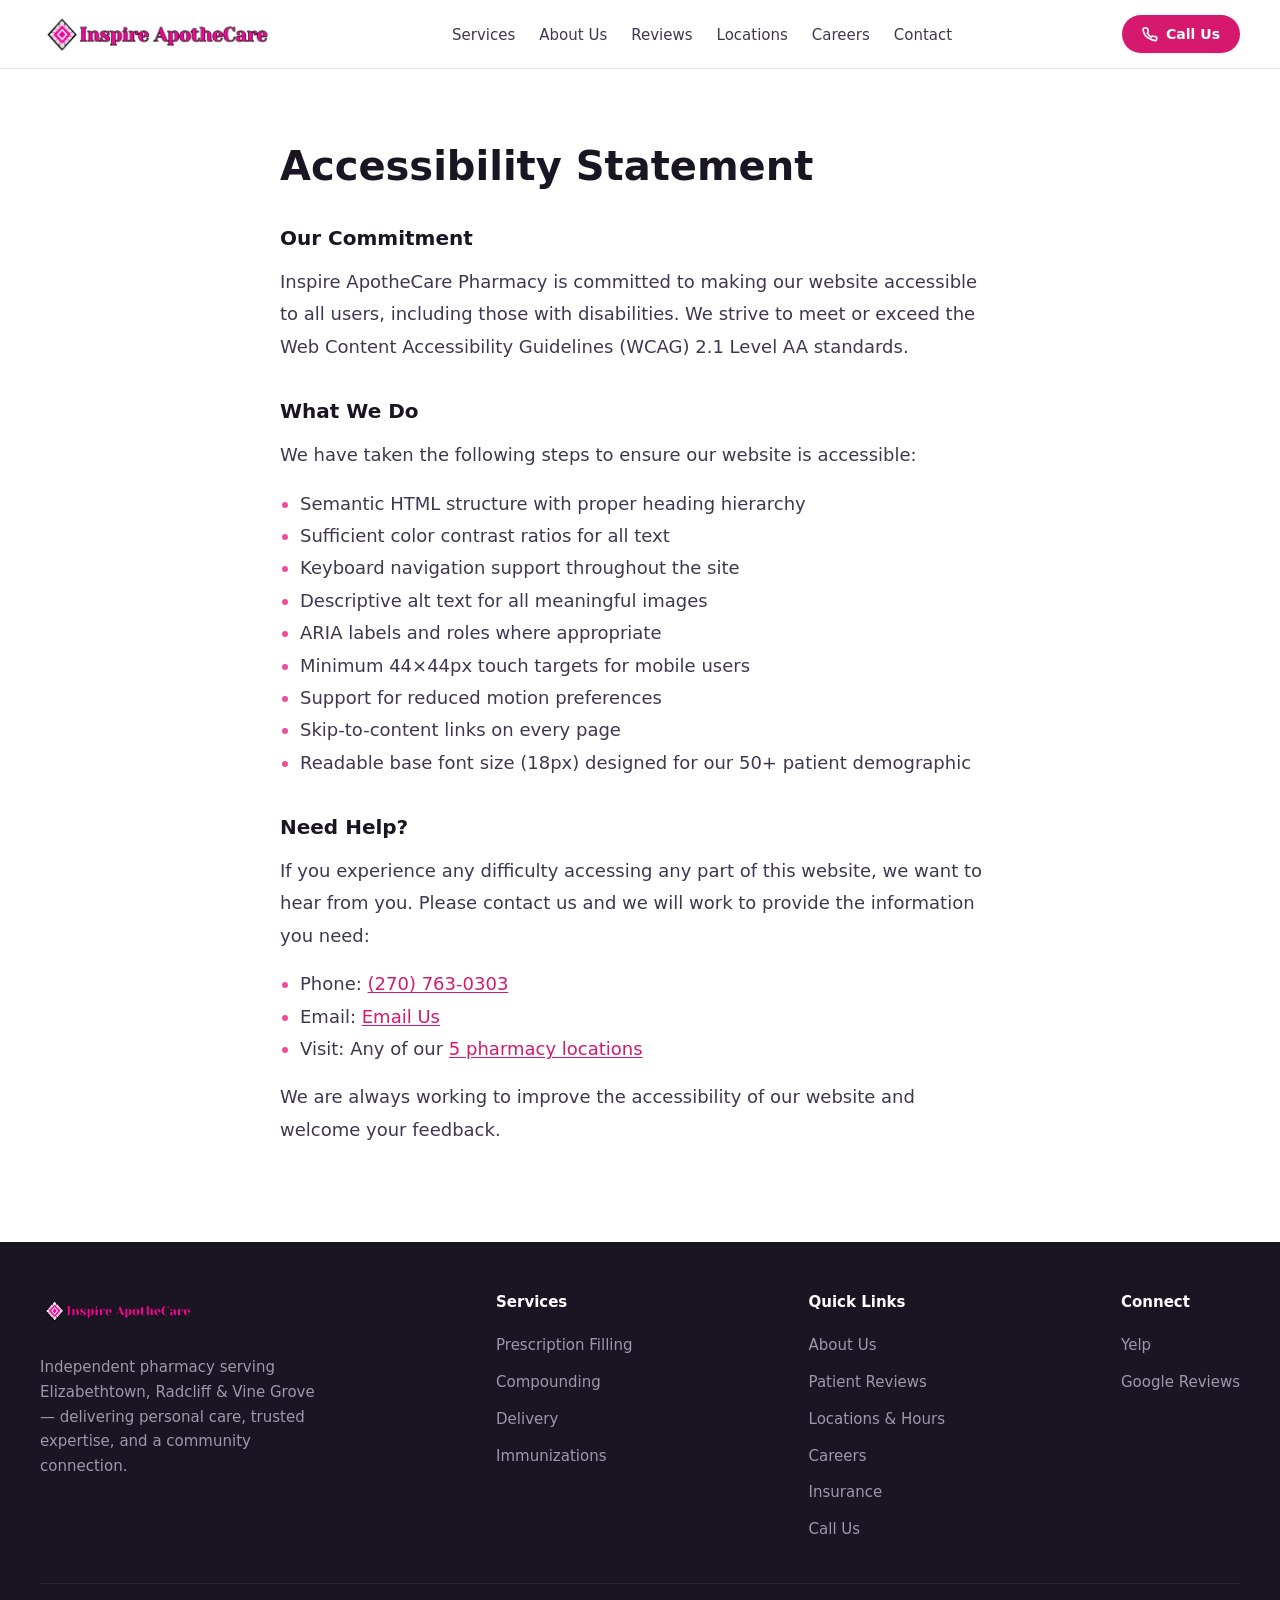
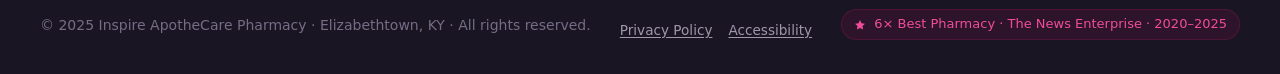
<file: accessibility.html>
<!DOCTYPE html>
<html lang="en">
<head>
  <meta charset="UTF-8" />
  <meta name="viewport" content="width=device-width, initial-scale=1.0" />
  <title>Accessibility | Inspire ApotheCare Pharmacy</title>
  <meta name="description" content="Accessibility commitment and statement for the Inspire ApotheCare Pharmacy website." />
  <link rel="icon" type="image/svg+xml" href="assets/images/favicon.svg" />
  <link rel="preconnect" href="https://fonts.googleapis.com" />
  <link rel="preconnect" href="https://fonts.gstatic.com" crossorigin />
  <link href="https://fonts.googleapis.com/css2?family=Figtree:wght@300;400;500;600;700;800&family=Noto+Sans:wght@300;400;500;700&display=swap" rel="stylesheet" />
  <link rel="stylesheet" href="css/styles.css" />
  <!-- Security -->
  <meta http-equiv="Content-Security-Policy" content="default-src 'self'; script-src 'self'; style-src 'self' https://fonts.googleapis.com; font-src https://fonts.gstatic.com; img-src 'self' data:; connect-src 'self'; frame-src 'none';" />
  <meta http-equiv="X-Content-Type-Options" content="nosniff" />
  <meta name="referrer" content="strict-origin-when-cross-origin" />
</head>
<body>

  <a href="#main-content" class="skip-link">Skip to main content</a>

  <!-- ─── Navigation ──────────────────────────────────────── -->
  <header class="site-header">
    <nav class="nav" aria-label="Main navigation">
      <div class="nav__inner">
        <a href="/" class="nav__logo" aria-label="Inspire ApotheCare Pharmacy home">
          <img src="assets/images/Logo.png" alt="Inspire ApotheCare Pharmacy logo" width="160" height="44" />
        </a>
        <button class="nav__toggle" aria-label="Toggle menu" aria-expanded="false" aria-controls="nav-links">
          <svg width="24" height="24" viewBox="0 0 24 24" fill="none" stroke="currentColor" stroke-width="2" stroke-linecap="round" stroke-linejoin="round" aria-hidden="true">
            <line x1="3" y1="6" x2="21" y2="6"/><line x1="3" y1="12" x2="21" y2="12"/><line x1="3" y1="18" x2="21" y2="18"/>
          </svg>
        </button>
        <ul class="nav__links" id="nav-links" role="list">
          <li><a href="/#services">Services</a></li>
          <li><a href="/#why-us">About Us</a></li>
          <li><a href="/#reviews">Reviews</a></li>
          <li><a href="/locations">Locations</a></li>
          <li><a href="/careers">Careers</a></li>
          <li><a href="/#contact">Contact</a></li>
        </ul>
        <a href="tel:+12707630303" class="nav__cta" aria-label="Call Inspire ApotheCare Pharmacy">
          <svg width="16" height="16" viewBox="0 0 24 24" fill="none" stroke="currentColor" stroke-width="2.5" stroke-linecap="round" stroke-linejoin="round" aria-hidden="true"><path d="M22 16.92v3a2 2 0 0 1-2.18 2 19.79 19.79 0 0 1-8.63-3.07A19.5 19.5 0 0 1 4.69 13.9 19.79 19.79 0 0 1 1.61 5.26 2 2 0 0 1 3.6 3h3a2 2 0 0 1 2 1.72c.127.96.361 1.903.7 2.81a2 2 0 0 1-.45 2.11L7.91 10.6a16 16 0 0 0 6 6l.91-.91a2 2 0 0 1 2.11-.45c.907.339 1.85.573 2.81.7A2 2 0 0 1 22 16.92z"/></svg>
          Call Us
        </a>
      </div>
    </nav>
  </header>

  <main id="main-content">

    <section class="section" aria-labelledby="accessibility-title">
      <div class="section__inner legal-content">
        <h1 class="section__title" id="accessibility-title">Accessibility Statement</h1>

        <h2>Our Commitment</h2>
        <p>Inspire ApotheCare Pharmacy is committed to making our website accessible to all users, including those with disabilities. We strive to meet or exceed the Web Content Accessibility Guidelines (WCAG) 2.1 Level AA standards.</p>

        <h2>What We Do</h2>
        <p>We have taken the following steps to ensure our website is accessible:</p>
        <ul>
          <li>Semantic HTML structure with proper heading hierarchy</li>
          <li>Sufficient color contrast ratios for all text</li>
          <li>Keyboard navigation support throughout the site</li>
          <li>Descriptive alt text for all meaningful images</li>
          <li>ARIA labels and roles where appropriate</li>
          <li>Minimum 44&times;44px touch targets for mobile users</li>
          <li>Support for reduced motion preferences</li>
          <li>Skip-to-content links on every page</li>
          <li>Readable base font size (18px) designed for our 50+ patient demographic</li>
        </ul>

        <h2>Need Help?</h2>
        <p>If you experience any difficulty accessing any part of this website, we want to hear from you. Please contact us and we will work to provide the information you need:</p>
        <ul>
          <li>Phone: <a href="tel:+12707630303">(270) 763-0303</a></li>
          <li>Email: <a href="#" data-m="Inspiremeds" data-d="gmail.com">Email Us</a></li>
          <li>Visit: Any of our <a href="/locations">5 pharmacy locations</a></li>
        </ul>
        <p>We are always working to improve the accessibility of our website and welcome your feedback.</p>
      </div>
    </section>

  </main>

  <!-- ─── Footer ─────────────────────────────────────────── -->
  <footer class="footer">
    <div class="footer__inner">
      <div class="footer__brand">
        <img src="assets/images/Logo.png" alt="Inspire ApotheCare Pharmacy" class="footer__logo" width="160" height="40" />
        <p class="footer__tagline">Independent pharmacy serving Elizabethtown, Radcliff &amp; Vine Grove — delivering personal care, trusted expertise, and a community connection.</p>
      </div>
      <nav class="footer__col" aria-label="Services footer links">
        <h4>Services</h4>
        <ul>
          <li><a href="/#services">Prescription Filling</a></li>
          <li><a href="/#services">Compounding</a></li>
          <li><a href="/#services">Delivery</a></li>
          <li><a href="/#services">Immunizations</a></li>
        </ul>
      </nav>
      <nav class="footer__col" aria-label="Quick links footer">
        <h4>Quick Links</h4>
        <ul>
          <li><a href="/#why-us">About Us</a></li>
          <li><a href="/#reviews">Patient Reviews</a></li>
          <li><a href="/locations">Locations &amp; Hours</a></li>
          <li><a href="/careers">Careers</a></li>
          <li><a href="/#insurance">Insurance</a></li>
          <li><a href="tel:+12707630303">Call Us</a></li>
        </ul>
      </nav>
      <nav class="footer__col" aria-label="Social links">
        <h4>Connect</h4>
        <ul>
          <li><a href="https://www.yelp.com/biz/inspire-rx-pharmacy-elizabethtown" target="_blank" rel="noopener noreferrer">Yelp</a></li>
          <li><a href="https://search.google.com/local/writereview?placeid=ChIJkesZc5rvaIgRXJ3IbqMy4Kc" target="_blank" rel="noopener noreferrer">Google Reviews</a></li>
        </ul>
      </nav>
    </div>
    <div class="footer__bottom">
      <p class="footer__copy">&copy; 2025 Inspire ApotheCare Pharmacy &middot; Elizabethtown, KY &middot; All rights reserved.</p>
      <div class="footer__legal">
        <a href="/privacy">Privacy Policy</a>
        <a href="/accessibility">Accessibility</a>
      </div>
      <div class="footer__badge" aria-label="6x Best Pharmacy award by The News Enterprise, 2020 to 2025">
        <svg width="12" height="12" viewBox="0 0 24 24" fill="currentColor" aria-hidden="true"><path d="M12 2l3.09 6.26L22 9.27l-5 4.87 1.18 6.88L12 17.77l-6.18 3.25L7 14.14 2 9.27l6.91-1.01L12 2z"/></svg>
        6&times; Best Pharmacy &middot; The News Enterprise &middot; 2020&ndash;2025
      </div>
    </div>
  </footer>

  <button class="back-to-top" aria-label="Back to top">
    <svg width="20" height="20" viewBox="0 0 24 24" fill="none" stroke="currentColor" stroke-width="2.5" stroke-linecap="round" stroke-linejoin="round" aria-hidden="true"><polyline points="18 15 12 9 6 15"/></svg>
  </button>

  <script src="js/main.js"></script>
</body>
</html>
</file>
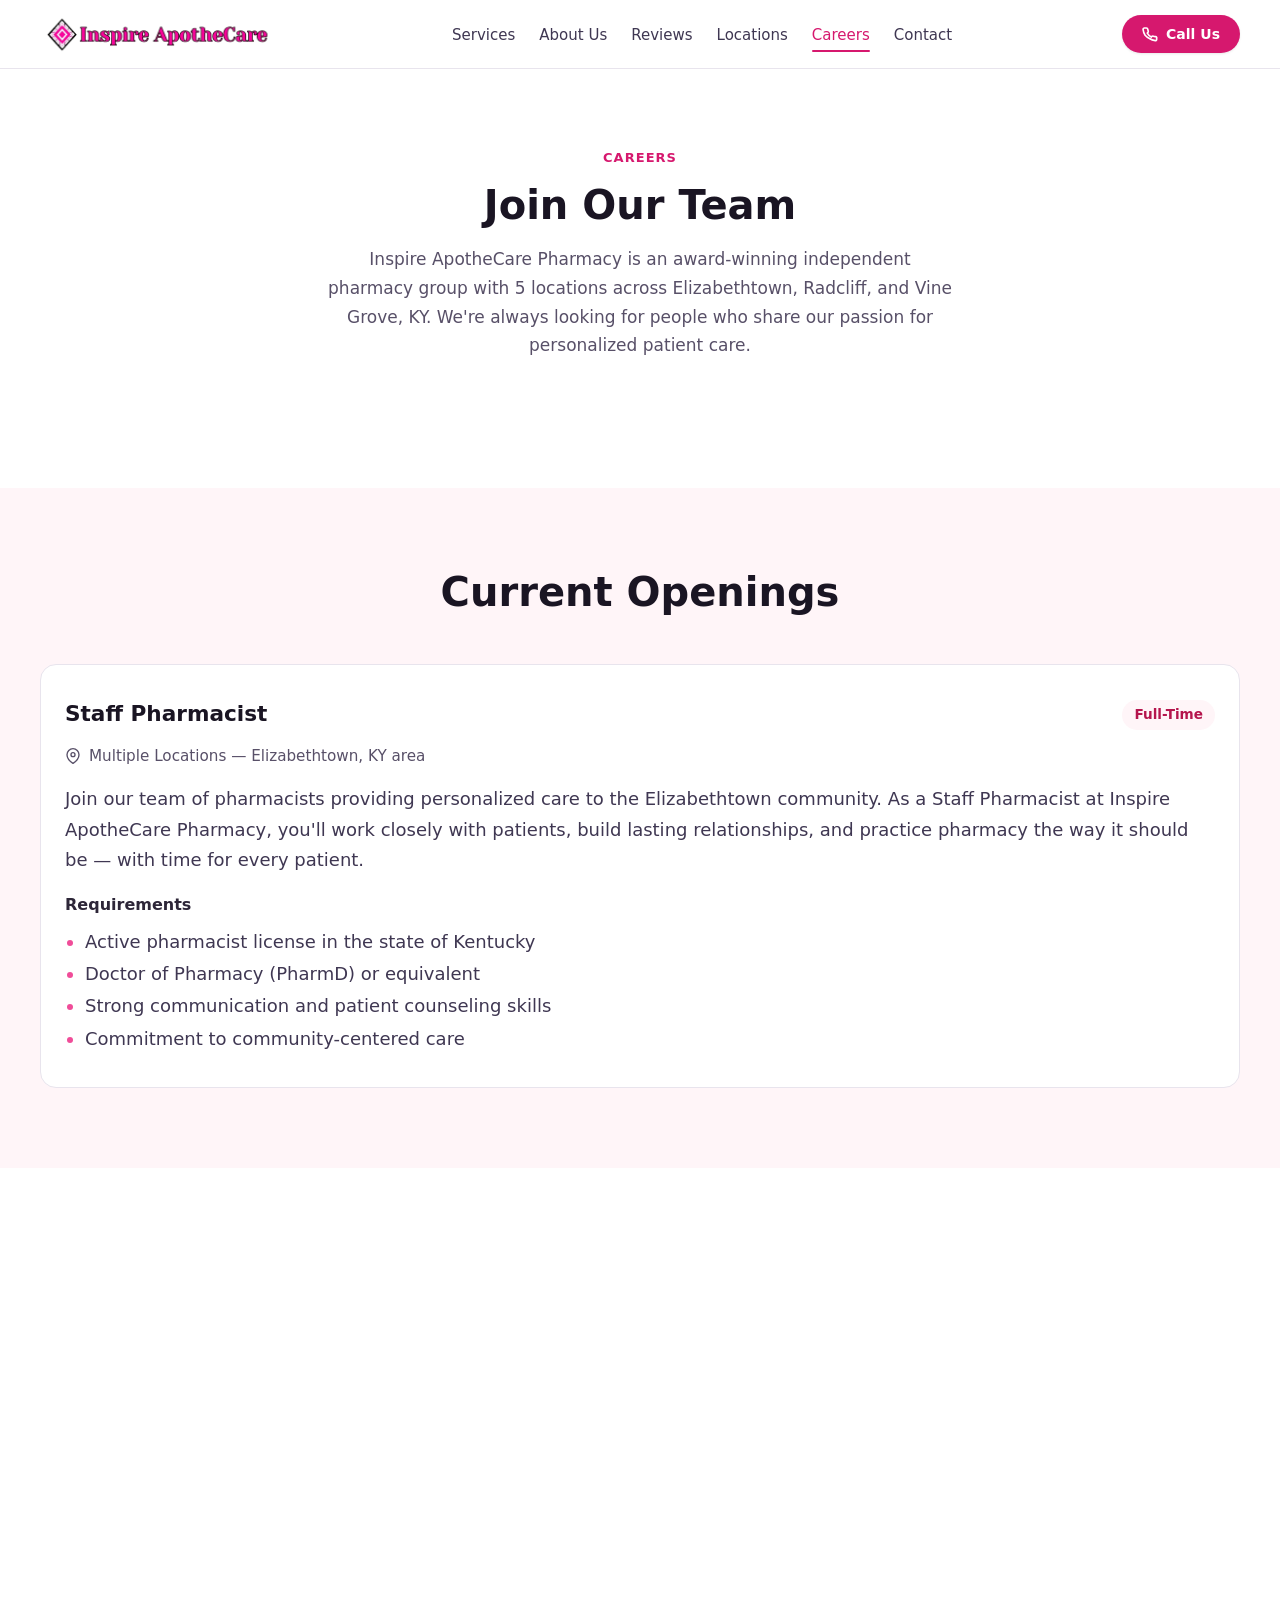
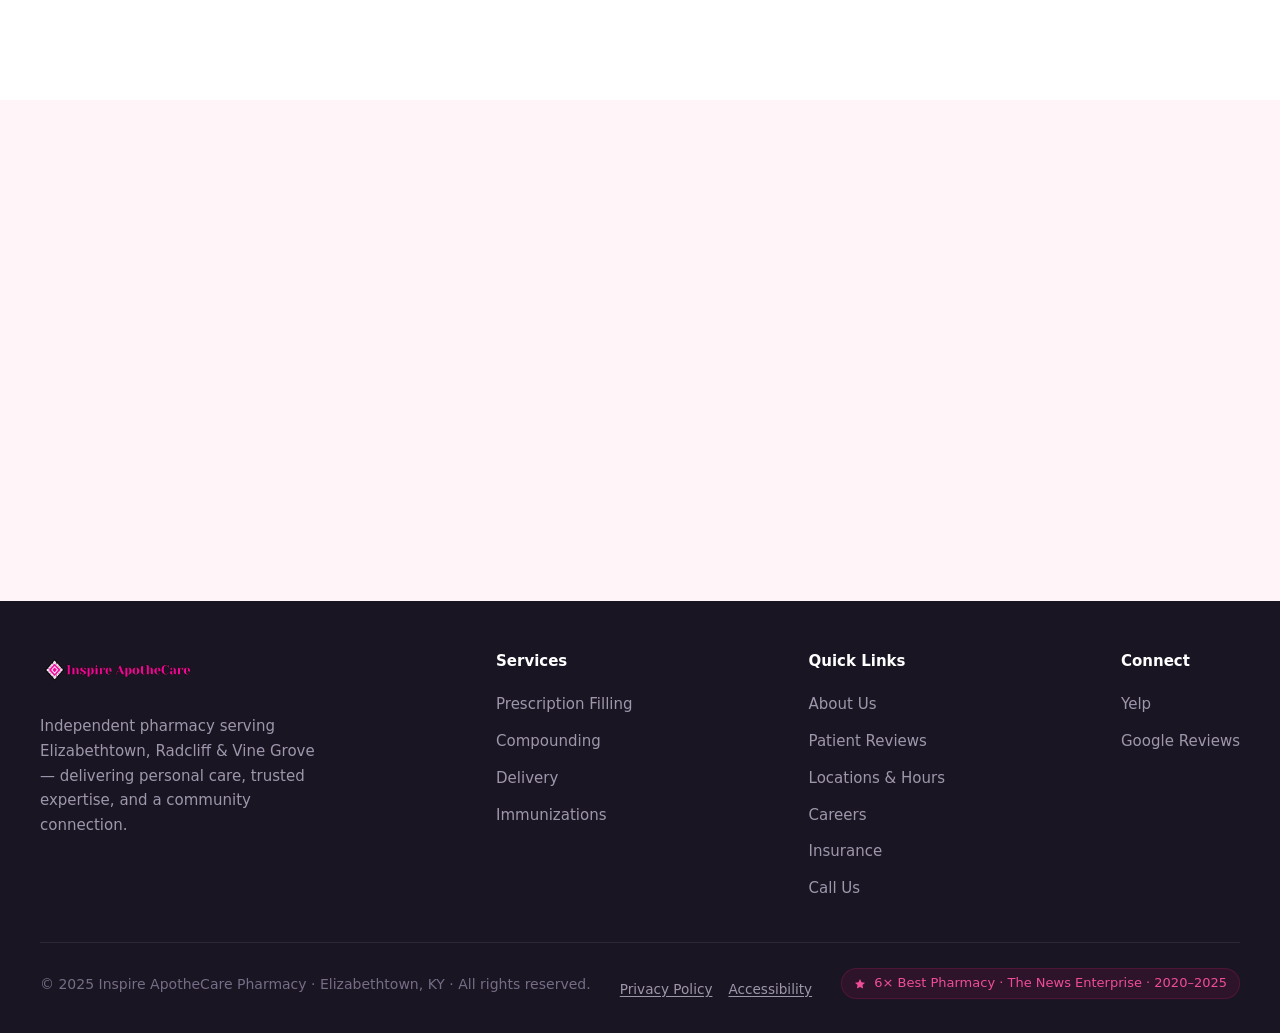
<file: careers.html>
<!DOCTYPE html>
<html lang="en">
<head>
  <meta charset="UTF-8" />
  <meta name="viewport" content="width=device-width, initial-scale=1.0" />
  <title>Careers | Inspire ApotheCare Pharmacy</title>
  <meta name="description" content="Join the Inspire ApotheCare Pharmacy team. View current job openings at our 5 pharmacy locations across Elizabethtown, Radcliff, and Vine Grove, KY." />
  <!-- Open Graph -->
  <meta property="og:title" content="Careers | Inspire ApotheCare Pharmacy" />
  <meta property="og:description" content="Join our award-winning independent pharmacy team. View openings across 5 locations in Elizabethtown, Radcliff, and Vine Grove, KY." />
  <meta property="og:image" content="assets/images/Logo.png" />
  <meta property="og:url" content="https://www.inspirerx.com/careers" />
  <meta property="og:type" content="website" />
  <!-- Favicon -->
  <link rel="icon" type="image/svg+xml" href="assets/images/favicon.svg" />
  <link rel="preconnect" href="https://fonts.googleapis.com" />
  <link rel="preconnect" href="https://fonts.gstatic.com" crossorigin />
  <link href="https://fonts.googleapis.com/css2?family=Figtree:wght@300;400;500;600;700;800&family=Noto+Sans:wght@300;400;500;700&display=swap" rel="stylesheet" />
  <link rel="stylesheet" href="css/styles.css" />
  <!-- Security -->
  <meta http-equiv="Content-Security-Policy" content="default-src 'self'; script-src 'self'; style-src 'self' https://fonts.googleapis.com; font-src https://fonts.gstatic.com; img-src 'self' data:; connect-src 'self'; frame-src 'none';" />
  <meta http-equiv="X-Content-Type-Options" content="nosniff" />
  <meta name="referrer" content="strict-origin-when-cross-origin" />
</head>
<body>

  <a href="#main-content" class="skip-link">Skip to main content</a>

  <!-- ─── Navigation ──────────────────────────────────────── -->
  <header class="site-header">
    <nav class="nav" aria-label="Main navigation">
      <div class="nav__inner">
        <a href="/" class="nav__logo" aria-label="Inspire ApotheCare Pharmacy home">
          <img src="assets/images/Logo.png" alt="Inspire ApotheCare Pharmacy logo" width="160" height="44" />
        </a>
        <button class="nav__toggle" aria-label="Toggle menu" aria-expanded="false" aria-controls="nav-links">
          <svg width="24" height="24" viewBox="0 0 24 24" fill="none" stroke="currentColor" stroke-width="2" stroke-linecap="round" stroke-linejoin="round" aria-hidden="true">
            <line x1="3" y1="6" x2="21" y2="6"/><line x1="3" y1="12" x2="21" y2="12"/><line x1="3" y1="18" x2="21" y2="18"/>
          </svg>
        </button>
        <ul class="nav__links" id="nav-links" role="list">
          <li><a href="/#services">Services</a></li>
          <li><a href="/#why-us">About Us</a></li>
          <li><a href="/#reviews">Reviews</a></li>
          <li><a href="/locations">Locations</a></li>
          <li><a href="/careers" class="active">Careers</a></li>
          <li><a href="/#contact">Contact</a></li>
        </ul>
        <a href="tel:+12707630303" class="nav__cta" aria-label="Call Inspire ApotheCare Pharmacy">
          <svg width="16" height="16" viewBox="0 0 24 24" fill="none" stroke="currentColor" stroke-width="2.5" stroke-linecap="round" stroke-linejoin="round" aria-hidden="true"><path d="M22 16.92v3a2 2 0 0 1-2.18 2 19.79 19.79 0 0 1-8.63-3.07A19.5 19.5 0 0 1 4.69 13.9 19.79 19.79 0 0 1 1.61 5.26 2 2 0 0 1 3.6 3h3a2 2 0 0 1 2 1.72c.127.96.361 1.903.7 2.81a2 2 0 0 1-.45 2.11L7.91 10.6a16 16 0 0 0 6 6l.91-.91a2 2 0 0 1 2.11-.45c.907.339 1.85.573 2.81.7A2 2 0 0 1 22 16.92z"/></svg>
          Call Us
        </a>
      </div>
    </nav>
  </header>

  <main id="main-content">

    <!-- ─── Careers Hero ──────────────────────────────────── -->
    <section class="section" aria-labelledby="careers-title" style="padding-bottom:var(--sp-8);">
      <div class="section__inner">
        <header class="section__header reveal">
          <span class="section__eyebrow">Careers</span>
          <h1 class="section__title" id="careers-title">Join Our Team</h1>
          <p class="section__desc">Inspire ApotheCare Pharmacy is an award-winning independent pharmacy group with 5 locations across Elizabethtown, Radcliff, and Vine Grove, KY. We're always looking for people who share our passion for personalized patient care.</p>
        </header>
      </div>
    </section>

    <!-- ─── Current Openings ──────────────────────────────── -->
    <section class="section section--alt" aria-labelledby="openings-title">
      <div class="section__inner">
        <header class="section__header reveal">
          <h2 class="section__title" id="openings-title">Current Openings</h2>
        </header>
        <div class="careers-grid">
          <article class="career-card reveal">
            <div class="career-card__header">
              <h3 class="career-card__title">Staff Pharmacist</h3>
              <span class="career-card__type">Full-Time</span>
            </div>
            <p class="career-card__location">
              <svg width="16" height="16" viewBox="0 0 24 24" fill="none" stroke="currentColor" stroke-width="2" stroke-linecap="round" stroke-linejoin="round" aria-hidden="true"><path d="M21 10c0 7-9 13-9 13s-9-6-9-13a9 9 0 0 1 18 0z"/><circle cx="12" cy="10" r="3"/></svg>
              Multiple Locations — Elizabethtown, KY area
            </p>
            <p class="career-card__desc">Join our team of pharmacists providing personalized care to the Elizabethtown community. As a Staff Pharmacist at Inspire ApotheCare Pharmacy, you'll work closely with patients, build lasting relationships, and practice pharmacy the way it should be — with time for every patient.</p>
            <h4 class="career-card__subtitle">Requirements</h4>
            <ul class="career-card__list">
              <li>Active pharmacist license in the state of Kentucky</li>
              <li>Doctor of Pharmacy (PharmD) or equivalent</li>
              <li>Strong communication and patient counseling skills</li>
              <li>Commitment to community-centered care</li>
            </ul>
          </article>
        </div>
      </div>
    </section>

    <!-- ─── How to Apply ──────────────────────────────────── -->
    <section class="section" aria-labelledby="apply-title">
      <div class="section__inner">
        <header class="section__header reveal">
          <h2 class="section__title" id="apply-title">How to Apply</h2>
          <p class="section__desc">Applying is simple — download our application form, fill it out, and email it back to us.</p>
        </header>
        <div class="apply-steps">
          <div class="apply-step reveal">
            <div class="apply-step__number" aria-hidden="true">1</div>
            <h3 class="apply-step__title">Download the Application</h3>
            <p class="apply-step__desc">Get our employment application form (Word document).</p>
            <a href="assets/docs/INSPIRE_APOTHECARE_APPLICATION_FOR_EMPLOYMENT.zip" download="Inspire_ApotheCare_Employment_Application.zip" class="btn-primary" style="margin-top:var(--sp-3);">
              <svg width="18" height="18" viewBox="0 0 24 24" fill="none" stroke="currentColor" stroke-width="2.5" stroke-linecap="round" stroke-linejoin="round" aria-hidden="true"><path d="M21 15v4a2 2 0 0 1-2 2H5a2 2 0 0 1-2-2v-4"/><polyline points="7 10 12 15 17 10"/><line x1="12" y1="15" x2="12" y2="3"/></svg>
              Download Application
            </a>
          </div>
          <div class="apply-step reveal reveal-delay-1">
            <div class="apply-step__number" aria-hidden="true">2</div>
            <h3 class="apply-step__title">Fill It Out</h3>
            <p class="apply-step__desc">Complete the application with your information, work history, and references.</p>
          </div>
          <div class="apply-step reveal reveal-delay-2">
            <div class="apply-step__number" aria-hidden="true">3</div>
            <h3 class="apply-step__title">Email It Back</h3>
            <p class="apply-step__desc">Send your completed application (and optional resume) to:</p>
            <a href="#" class="apply-step__email" data-m="Inspiremeds" data-d="gmail.com">Email Your Application</a>
          </div>
        </div>
      </div>
    </section>

    <!-- ─── Why Work Here ─────────────────────────────────── -->
    <section class="section section--alt" aria-labelledby="why-work-title">
      <div class="section__inner">
        <header class="section__header reveal">
          <h2 class="section__title" id="why-work-title">Why Work at Inspire ApotheCare Pharmacy?</h2>
        </header>
        <div class="why-work-grid">
          <div class="why-work-item reveal">
            <svg width="24" height="24" viewBox="0 0 24 24" fill="none" stroke="currentColor" stroke-width="2" stroke-linecap="round" stroke-linejoin="round" aria-hidden="true"><path d="M17 21v-2a4 4 0 0 0-4-4H5a4 4 0 0 0-4 4v2"/><circle cx="9" cy="7" r="4"/><path d="M23 21v-2a4 4 0 0 0-3-3.87"/><path d="M16 3.13a4 4 0 0 1 0 7.75"/></svg>
            <h3>Community Focused</h3>
            <p>You'll know your patients by name and make a real difference in their health every single day.</p>
          </div>
          <div class="why-work-item reveal reveal-delay-1">
            <svg width="24" height="24" viewBox="0 0 24 24" fill="none" stroke="currentColor" stroke-width="2" stroke-linecap="round" stroke-linejoin="round" aria-hidden="true"><path d="M21 10c0 7-9 13-9 13s-9-6-9-13a9 9 0 0 1 18 0z"/><circle cx="12" cy="10" r="3"/></svg>
            <h3>5 Locations</h3>
            <p>Opportunities across Elizabethtown, Radcliff, and Vine Grove — flexibility to work where it suits you.</p>
          </div>
          <div class="why-work-item reveal reveal-delay-2">
            <svg width="24" height="24" viewBox="0 0 24 24" fill="none" stroke="currentColor" stroke-width="2" stroke-linecap="round" stroke-linejoin="round" aria-hidden="true"><path d="M12 22s8-4 8-10V5l-8-3-8 3v7c0 6 8 10 8 10z"/></svg>
            <h3>Independent Pharmacy</h3>
            <p>No corporate red tape. We make decisions based on what's best for our patients, not shareholders.</p>
          </div>
          <div class="why-work-item reveal reveal-delay-3">
            <svg width="24" height="24" viewBox="0 0 24 24" fill="none" stroke="currentColor" stroke-width="2" stroke-linecap="round" stroke-linejoin="round" aria-hidden="true"><path d="M12 2l3.09 6.26L22 9.27l-5 4.87 1.18 6.88L12 17.77l-6.18 3.25L7 14.14 2 9.27l6.91-1.01L12 2z"/></svg>
            <h3>Award-Winning Team</h3>
            <p>Voted Best Pharmacy in Elizabethtown by <strong>The News Enterprise</strong> six years running (2020–2025) — join a team that sets the standard.</p>
          </div>
        </div>
      </div>
    </section>

  </main>

  <!-- ─── Footer ─────────────────────────────────────────── -->
  <footer class="footer">
    <div class="footer__inner">
      <div class="footer__brand">
        <img src="assets/images/Logo.png" alt="Inspire ApotheCare Pharmacy" class="footer__logo" width="160" height="40" />
        <p class="footer__tagline">Independent pharmacy serving Elizabethtown, Radcliff &amp; Vine Grove — delivering personal care, trusted expertise, and a community connection.</p>
      </div>
      <nav class="footer__col" aria-label="Services footer links">
        <h4>Services</h4>
        <ul>
          <li><a href="/#services">Prescription Filling</a></li>
          <li><a href="/#services">Compounding</a></li>
          <li><a href="/#services">Delivery</a></li>
          <li><a href="/#services">Immunizations</a></li>
        </ul>
      </nav>
      <nav class="footer__col" aria-label="Quick links footer">
        <h4>Quick Links</h4>
        <ul>
          <li><a href="/#why-us">About Us</a></li>
          <li><a href="/#reviews">Patient Reviews</a></li>
          <li><a href="/locations">Locations &amp; Hours</a></li>
          <li><a href="/careers">Careers</a></li>
          <li><a href="/#insurance">Insurance</a></li>
          <li><a href="tel:+12707630303">Call Us</a></li>
        </ul>
      </nav>
      <nav class="footer__col" aria-label="Social links">
        <h4>Connect</h4>
        <ul>
          <li><a href="https://www.yelp.com/biz/inspire-rx-pharmacy-elizabethtown" target="_blank" rel="noopener noreferrer">Yelp</a></li>
          <li><a href="https://search.google.com/local/writereview?placeid=ChIJkesZc5rvaIgRXJ3IbqMy4Kc" target="_blank" rel="noopener noreferrer">Google Reviews</a></li>
        </ul>
      </nav>
    </div>
    <div class="footer__bottom">
      <p class="footer__copy">&copy; 2025 Inspire ApotheCare Pharmacy &middot; Elizabethtown, KY &middot; All rights reserved.</p>
      <div class="footer__legal">
        <a href="/privacy">Privacy Policy</a>
        <a href="/accessibility">Accessibility</a>
      </div>
      <div class="footer__badge" aria-label="6x Best Pharmacy award by The News Enterprise, 2020 to 2025">
        <svg width="12" height="12" viewBox="0 0 24 24" fill="currentColor" aria-hidden="true"><path d="M12 2l3.09 6.26L22 9.27l-5 4.87 1.18 6.88L12 17.77l-6.18 3.25L7 14.14 2 9.27l6.91-1.01L12 2z"/></svg>
        6&times; Best Pharmacy &middot; The News Enterprise &middot; 2020&ndash;2025
      </div>
    </div>
  </footer>

  <button class="back-to-top" aria-label="Back to top">
    <svg width="20" height="20" viewBox="0 0 24 24" fill="none" stroke="currentColor" stroke-width="2.5" stroke-linecap="round" stroke-linejoin="round" aria-hidden="true"><polyline points="18 15 12 9 6 15"/></svg>
  </button>

  <script src="js/main.js"></script>
</body>
</html>
</file>
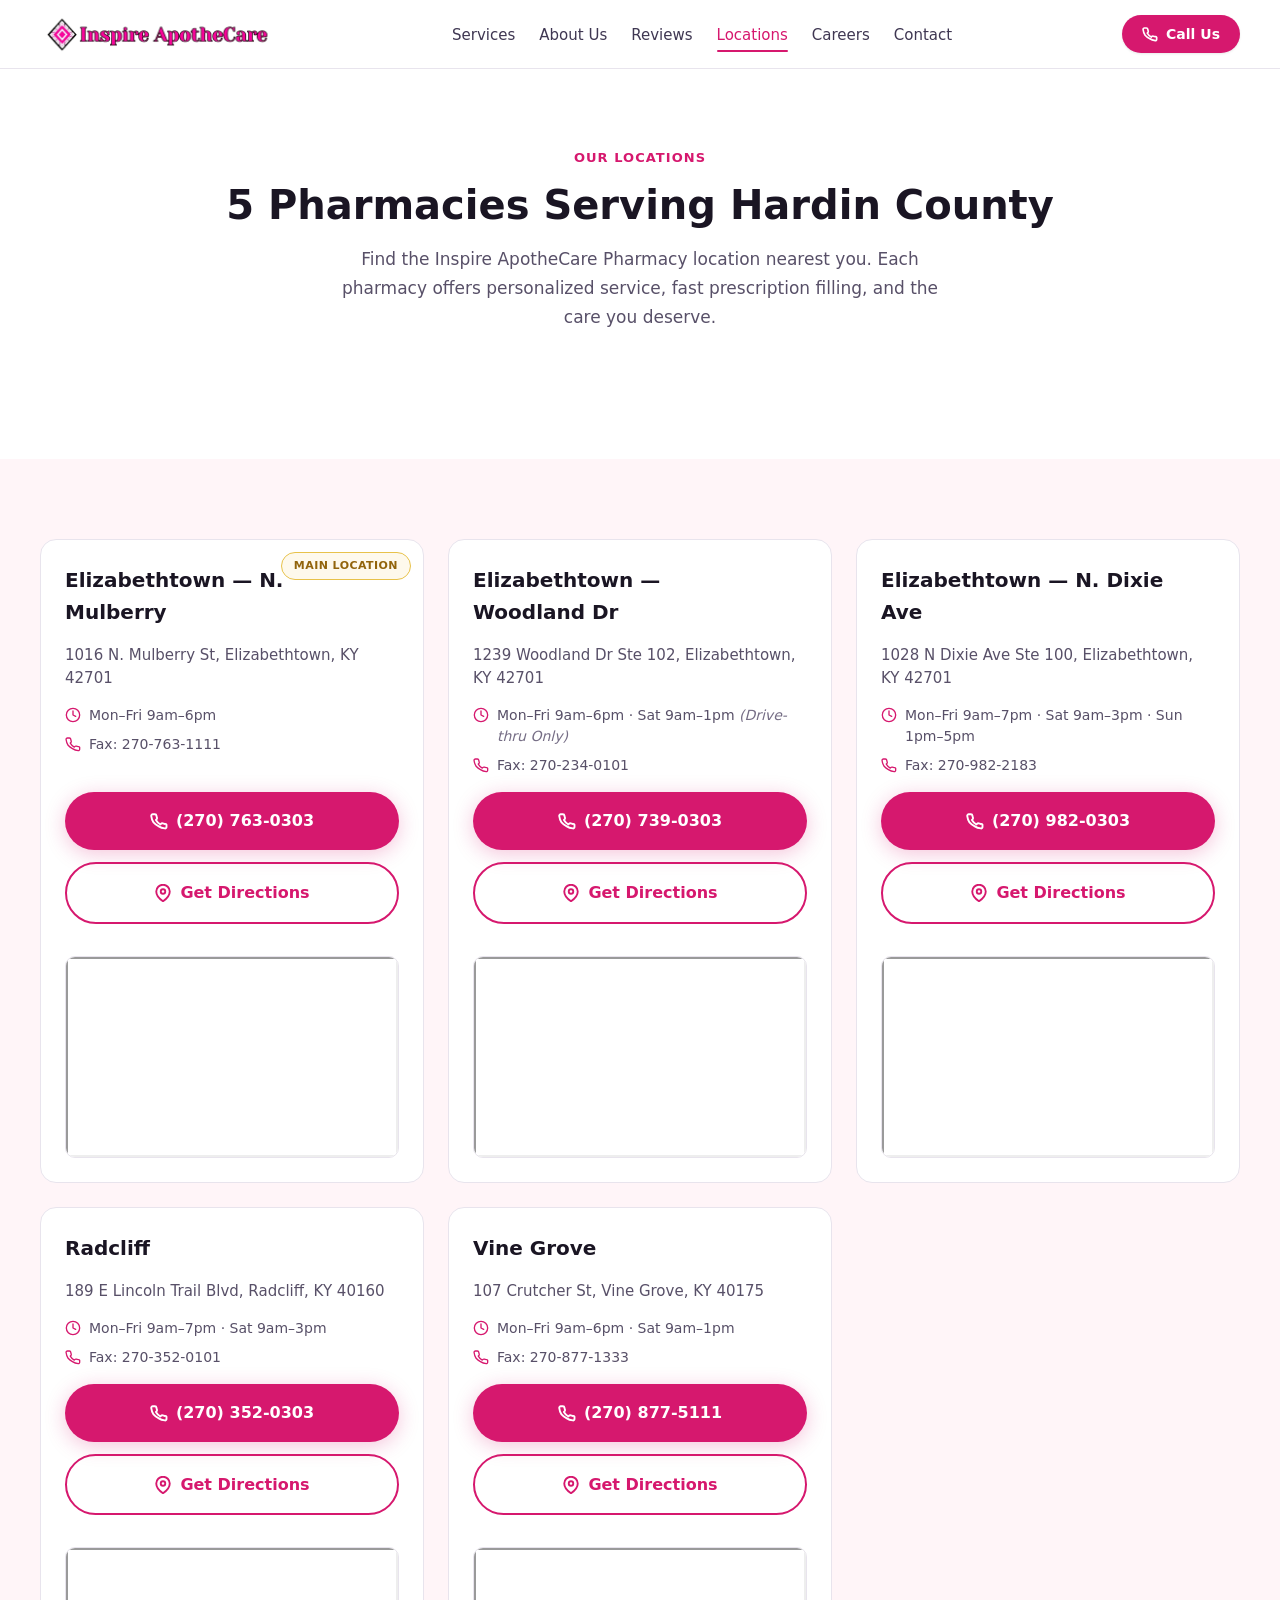
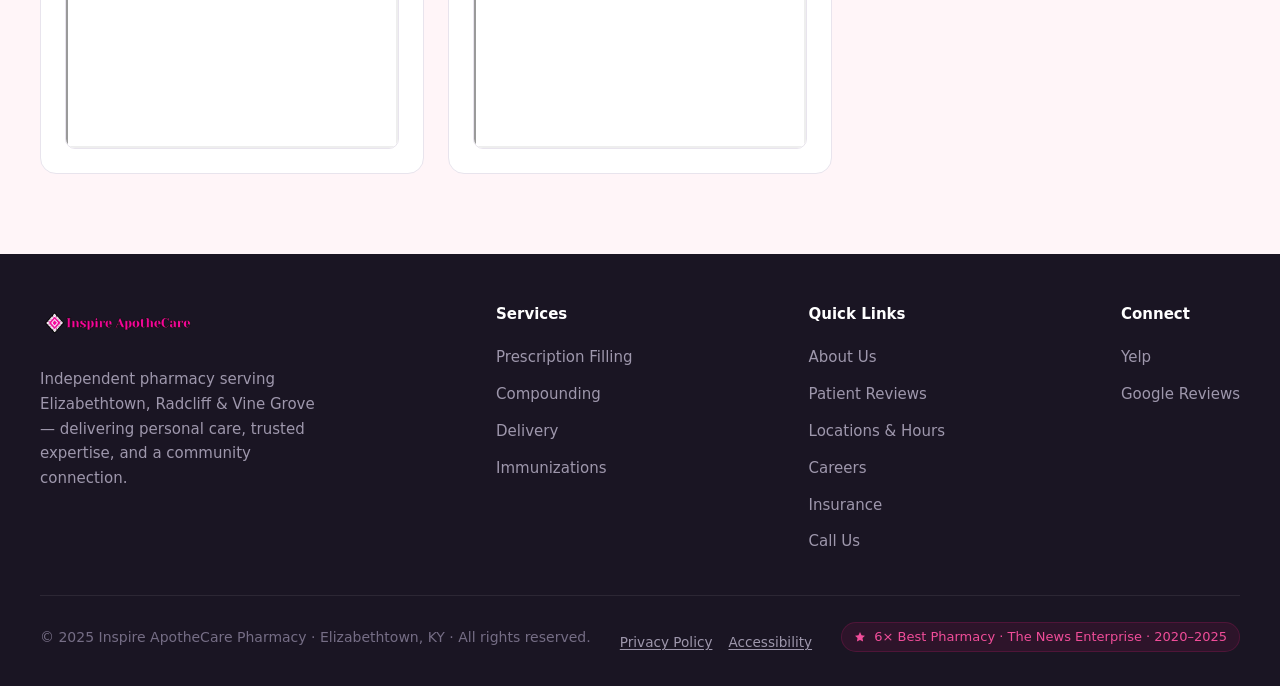
<file: locations.html>
<!DOCTYPE html>
<html lang="en">
<head>
  <meta charset="UTF-8" />
  <meta name="viewport" content="width=device-width, initial-scale=1.0" />
  <title>Locations &amp; Hours | Inspire ApotheCare Pharmacy</title>
  <meta name="description" content="Find an Inspire ApotheCare Pharmacy near you. 5 locations across Elizabethtown, Radcliff, and Vine Grove, KY. Get directions, hours, and phone numbers." />
  <!-- Open Graph -->
  <meta property="og:title" content="Locations &amp; Hours | Inspire ApotheCare Pharmacy" />
  <meta property="og:description" content="5 pharmacy locations across Elizabethtown, Radcliff, and Vine Grove, KY. Find hours, phone numbers, and one-tap directions." />
  <meta property="og:image" content="assets/images/Logo.png" />
  <meta property="og:url" content="https://www.inspirerx.com/locations" />
  <meta property="og:type" content="website" />
  <!-- Favicon -->
  <link rel="icon" type="image/svg+xml" href="assets/images/favicon.svg" />
  <link rel="preconnect" href="https://fonts.googleapis.com" />
  <link rel="preconnect" href="https://fonts.gstatic.com" crossorigin />
  <link href="https://fonts.googleapis.com/css2?family=Figtree:wght@300;400;500;600;700;800&family=Noto+Sans:wght@300;400;500;700&display=swap" rel="stylesheet" />
  <link rel="stylesheet" href="css/styles.css" />
  <!-- Security -->
  <meta http-equiv="Content-Security-Policy" content="default-src 'self'; script-src 'self'; style-src 'self' https://fonts.googleapis.com; font-src https://fonts.gstatic.com; img-src 'self' data:; connect-src 'self'; frame-src https://maps.google.com;" />
  <meta http-equiv="X-Content-Type-Options" content="nosniff" />
  <meta name="referrer" content="strict-origin-when-cross-origin" />
</head>
<body>

  <a href="#main-content" class="skip-link">Skip to main content</a>

  <!-- ─── Navigation ──────────────────────────────────────── -->
  <header class="site-header">
    <nav class="nav" aria-label="Main navigation">
      <div class="nav__inner">
        <a href="/" class="nav__logo" aria-label="Inspire ApotheCare Pharmacy home">
          <img src="assets/images/Logo.png" alt="Inspire ApotheCare Pharmacy logo" width="160" height="44" />
        </a>
        <button class="nav__toggle" aria-label="Toggle menu" aria-expanded="false" aria-controls="nav-links">
          <svg width="24" height="24" viewBox="0 0 24 24" fill="none" stroke="currentColor" stroke-width="2" stroke-linecap="round" stroke-linejoin="round" aria-hidden="true">
            <line x1="3" y1="6" x2="21" y2="6"/><line x1="3" y1="12" x2="21" y2="12"/><line x1="3" y1="18" x2="21" y2="18"/>
          </svg>
        </button>
        <ul class="nav__links" id="nav-links" role="list">
          <li><a href="/#services">Services</a></li>
          <li><a href="/#why-us">About Us</a></li>
          <li><a href="/#reviews">Reviews</a></li>
          <li><a href="/locations" class="active">Locations</a></li>
          <li><a href="/careers">Careers</a></li>
          <li><a href="/#contact">Contact</a></li>
        </ul>
        <a href="tel:+12707630303" class="nav__cta" aria-label="Call Inspire ApotheCare Pharmacy">
          <svg width="16" height="16" viewBox="0 0 24 24" fill="none" stroke="currentColor" stroke-width="2.5" stroke-linecap="round" stroke-linejoin="round" aria-hidden="true"><path d="M22 16.92v3a2 2 0 0 1-2.18 2 19.79 19.79 0 0 1-8.63-3.07A19.5 19.5 0 0 1 4.69 13.9 19.79 19.79 0 0 1 1.61 5.26 2 2 0 0 1 3.6 3h3a2 2 0 0 1 2 1.72c.127.96.361 1.903.7 2.81a2 2 0 0 1-.45 2.11L7.91 10.6a16 16 0 0 0 6 6l.91-.91a2 2 0 0 1 2.11-.45c.907.339 1.85.573 2.81.7A2 2 0 0 1 22 16.92z"/></svg>
          Call Us
        </a>
      </div>
    </nav>
  </header>

  <main id="main-content">

    <!-- ─── Locations Hero ────────────────────────────────── -->
    <section class="section" aria-labelledby="locations-title" style="padding-bottom:var(--sp-8);">
      <div class="section__inner">
        <header class="section__header">
          <span class="section__eyebrow">Our Locations</span>
          <h1 class="section__title" id="locations-title">5 Pharmacies Serving Hardin County</h1>
          <p class="section__desc">Find the Inspire ApotheCare Pharmacy location nearest you. Each pharmacy offers personalized service, fast prescription filling, and the care you deserve.</p>
        </header>
      </div>
    </section>

    <!-- ─── Location Cards ────────────────────────────────── -->
    <section class="section section--alt" aria-label="Pharmacy locations" style="padding-top:var(--sp-8);">
      <div class="section__inner">
        <div class="locations-grid">

          <!-- N. Mulberry (Main) -->
          <div class="location-card" data-phone="+12707630303">
            <div class="location-card__badge">Main Location</div>
            <h2 class="location-card__name">Elizabethtown — N. Mulberry</h2>
            <p class="location-card__address">1016 N. Mulberry St, Elizabethtown, KY 42701</p>
            <div class="location-card__details">
              <div class="location-card__hours">
                <svg width="16" height="16" viewBox="0 0 24 24" fill="none" stroke="currentColor" stroke-width="2" stroke-linecap="round" stroke-linejoin="round" aria-hidden="true"><circle cx="12" cy="12" r="10"/><polyline points="12 6 12 12 16 14"/></svg>
                <span>Mon–Fri 9am–6pm</span>
              </div>
              <div class="location-card__phone-info">
                <svg width="16" height="16" viewBox="0 0 24 24" fill="none" stroke="currentColor" stroke-width="2" stroke-linecap="round" stroke-linejoin="round" aria-hidden="true"><path d="M22 16.92v3a2 2 0 0 1-2.18 2 19.79 19.79 0 0 1-8.63-3.07A19.5 19.5 0 0 1 4.69 13.9 19.79 19.79 0 0 1 1.61 5.26 2 2 0 0 1 3.6 3h3a2 2 0 0 1 2 1.72c.127.96.361 1.903.7 2.81a2 2 0 0 1-.45 2.11L7.91 10.6a16 16 0 0 0 6 6l.91-.91a2 2 0 0 1 2.11-.45c.907.339 1.85.573 2.81.7A2 2 0 0 1 22 16.92z"/></svg>
                <span>Fax: 270-763-1111</span>
              </div>
            </div>
            <div class="location-card__actions">
              <a href="tel:+12707630303" class="btn-primary location-card__call">
                <svg width="18" height="18" viewBox="0 0 24 24" fill="none" stroke="currentColor" stroke-width="2.5" stroke-linecap="round" stroke-linejoin="round" aria-hidden="true"><path d="M22 16.92v3a2 2 0 0 1-2.18 2 19.79 19.79 0 0 1-8.63-3.07A19.5 19.5 0 0 1 4.69 13.9 19.79 19.79 0 0 1 1.61 5.26 2 2 0 0 1 3.6 3h3a2 2 0 0 1 2 1.72c.127.96.361 1.903.7 2.81a2 2 0 0 1-.45 2.11L7.91 10.6a16 16 0 0 0 6 6l.91-.91a2 2 0 0 1 2.11-.45c.907.339 1.85.573 2.81.7A2 2 0 0 1 22 16.92z"/></svg>
                (270) 763-0303
              </a>
              <a href="https://www.google.com/maps/dir/?api=1&destination=1016+N+Mulberry+St+Elizabethtown+KY+42701&destination_place_id=ChIJkesZc5rvaIgRXJ3IbqMy4Kc" target="_blank" rel="noopener noreferrer" class="btn-outline location-card__directions">
                <svg width="18" height="18" viewBox="0 0 24 24" fill="none" stroke="currentColor" stroke-width="2.5" stroke-linecap="round" stroke-linejoin="round" aria-hidden="true"><path d="M21 10c0 7-9 13-9 13s-9-6-9-13a9 9 0 0 1 18 0z"/><circle cx="12" cy="10" r="3"/></svg>
                Get Directions
              </a>
            </div>
            <div class="location-card__map">
              <iframe src="https://maps.google.com/maps?q=1016+N+Mulberry+St,+Elizabethtown,+KY+42701&output=embed" width="100%" height="200" style="border:0;" allowfullscreen loading="lazy" referrerpolicy="no-referrer-when-downgrade" title="Map of Inspire ApotheCare Pharmacy N. Mulberry location"></iframe>
            </div>
          </div>

          <!-- Woodland Drive -->
          <div class="location-card" data-phone="+12707390303">
            <h2 class="location-card__name">Elizabethtown — Woodland Dr</h2>
            <p class="location-card__address">1239 Woodland Dr Ste 102, Elizabethtown, KY 42701</p>
            <div class="location-card__details">
              <div class="location-card__hours">
                <svg width="16" height="16" viewBox="0 0 24 24" fill="none" stroke="currentColor" stroke-width="2" stroke-linecap="round" stroke-linejoin="round" aria-hidden="true"><circle cx="12" cy="12" r="10"/><polyline points="12 6 12 12 16 14"/></svg>
                <span>Mon–Fri 9am–6pm · Sat 9am–1pm <em>(Drive-thru Only)</em></span>
              </div>
              <div class="location-card__phone-info">
                <svg width="16" height="16" viewBox="0 0 24 24" fill="none" stroke="currentColor" stroke-width="2" stroke-linecap="round" stroke-linejoin="round" aria-hidden="true"><path d="M22 16.92v3a2 2 0 0 1-2.18 2 19.79 19.79 0 0 1-8.63-3.07A19.5 19.5 0 0 1 4.69 13.9 19.79 19.79 0 0 1 1.61 5.26 2 2 0 0 1 3.6 3h3a2 2 0 0 1 2 1.72c.127.96.361 1.903.7 2.81a2 2 0 0 1-.45 2.11L7.91 10.6a16 16 0 0 0 6 6l.91-.91a2 2 0 0 1 2.11-.45c.907.339 1.85.573 2.81.7A2 2 0 0 1 22 16.92z"/></svg>
                <span>Fax: 270-234-0101</span>
              </div>
            </div>
            <div class="location-card__actions">
              <a href="tel:+12707390303" class="btn-primary location-card__call">
                <svg width="18" height="18" viewBox="0 0 24 24" fill="none" stroke="currentColor" stroke-width="2.5" stroke-linecap="round" stroke-linejoin="round" aria-hidden="true"><path d="M22 16.92v3a2 2 0 0 1-2.18 2 19.79 19.79 0 0 1-8.63-3.07A19.5 19.5 0 0 1 4.69 13.9 19.79 19.79 0 0 1 1.61 5.26 2 2 0 0 1 3.6 3h3a2 2 0 0 1 2 1.72c.127.96.361 1.903.7 2.81a2 2 0 0 1-.45 2.11L7.91 10.6a16 16 0 0 0 6 6l.91-.91a2 2 0 0 1 2.11-.45c.907.339 1.85.573 2.81.7A2 2 0 0 1 22 16.92z"/></svg>
                (270) 739-0303
              </a>
              <a href="https://www.google.com/maps/dir/?api=1&destination=1239+Woodland+Dr+Ste+102+Elizabethtown+KY+42701" target="_blank" rel="noopener noreferrer" class="btn-outline location-card__directions">
                <svg width="18" height="18" viewBox="0 0 24 24" fill="none" stroke="currentColor" stroke-width="2.5" stroke-linecap="round" stroke-linejoin="round" aria-hidden="true"><path d="M21 10c0 7-9 13-9 13s-9-6-9-13a9 9 0 0 1 18 0z"/><circle cx="12" cy="10" r="3"/></svg>
                Get Directions
              </a>
            </div>
            <div class="location-card__map">
              <iframe src="https://maps.google.com/maps?q=1239+Woodland+Dr+Ste+102,+Elizabethtown,+KY+42701&output=embed" width="100%" height="200" style="border:0;" allowfullscreen loading="lazy" referrerpolicy="no-referrer-when-downgrade" title="Map of Inspire ApotheCare Pharmacy Woodland Dr location"></iframe>
            </div>
          </div>

          <!-- N. Dixie Ave -->
          <div class="location-card" data-phone="+12709820303">
            <h2 class="location-card__name">Elizabethtown — N. Dixie Ave</h2>
            <p class="location-card__address">1028 N Dixie Ave Ste 100, Elizabethtown, KY 42701</p>
            <div class="location-card__details">
              <div class="location-card__hours">
                <svg width="16" height="16" viewBox="0 0 24 24" fill="none" stroke="currentColor" stroke-width="2" stroke-linecap="round" stroke-linejoin="round" aria-hidden="true"><circle cx="12" cy="12" r="10"/><polyline points="12 6 12 12 16 14"/></svg>
                <span>Mon–Fri 9am–7pm · Sat 9am–3pm · Sun 1pm–5pm</span>
              </div>
              <div class="location-card__phone-info">
                <svg width="16" height="16" viewBox="0 0 24 24" fill="none" stroke="currentColor" stroke-width="2" stroke-linecap="round" stroke-linejoin="round" aria-hidden="true"><path d="M22 16.92v3a2 2 0 0 1-2.18 2 19.79 19.79 0 0 1-8.63-3.07A19.5 19.5 0 0 1 4.69 13.9 19.79 19.79 0 0 1 1.61 5.26 2 2 0 0 1 3.6 3h3a2 2 0 0 1 2 1.72c.127.96.361 1.903.7 2.81a2 2 0 0 1-.45 2.11L7.91 10.6a16 16 0 0 0 6 6l.91-.91a2 2 0 0 1 2.11-.45c.907.339 1.85.573 2.81.7A2 2 0 0 1 22 16.92z"/></svg>
                <span>Fax: 270-982-2183</span>
              </div>
            </div>
            <div class="location-card__actions">
              <a href="tel:+12709820303" class="btn-primary location-card__call">
                <svg width="18" height="18" viewBox="0 0 24 24" fill="none" stroke="currentColor" stroke-width="2.5" stroke-linecap="round" stroke-linejoin="round" aria-hidden="true"><path d="M22 16.92v3a2 2 0 0 1-2.18 2 19.79 19.79 0 0 1-8.63-3.07A19.5 19.5 0 0 1 4.69 13.9 19.79 19.79 0 0 1 1.61 5.26 2 2 0 0 1 3.6 3h3a2 2 0 0 1 2 1.72c.127.96.361 1.903.7 2.81a2 2 0 0 1-.45 2.11L7.91 10.6a16 16 0 0 0 6 6l.91-.91a2 2 0 0 1 2.11-.45c.907.339 1.85.573 2.81.7A2 2 0 0 1 22 16.92z"/></svg>
                (270) 982-0303
              </a>
              <a href="https://www.google.com/maps/dir/?api=1&destination=1028+N+Dixie+Ave+Ste+100+Elizabethtown+KY+42701" target="_blank" rel="noopener noreferrer" class="btn-outline location-card__directions">
                <svg width="18" height="18" viewBox="0 0 24 24" fill="none" stroke="currentColor" stroke-width="2.5" stroke-linecap="round" stroke-linejoin="round" aria-hidden="true"><path d="M21 10c0 7-9 13-9 13s-9-6-9-13a9 9 0 0 1 18 0z"/><circle cx="12" cy="10" r="3"/></svg>
                Get Directions
              </a>
            </div>
            <div class="location-card__map">
              <iframe src="https://maps.google.com/maps?q=1028+N+Dixie+Ave+Ste+100,+Elizabethtown,+KY+42701&output=embed" width="100%" height="200" style="border:0;" allowfullscreen loading="lazy" referrerpolicy="no-referrer-when-downgrade" title="Map of Inspire ApotheCare Pharmacy N. Dixie Ave location"></iframe>
            </div>
          </div>

          <!-- Radcliff -->
          <div class="location-card" data-phone="+12703520303">
            <h2 class="location-card__name">Radcliff</h2>
            <p class="location-card__address">189 E Lincoln Trail Blvd, Radcliff, KY 40160</p>
            <div class="location-card__details">
              <div class="location-card__hours">
                <svg width="16" height="16" viewBox="0 0 24 24" fill="none" stroke="currentColor" stroke-width="2" stroke-linecap="round" stroke-linejoin="round" aria-hidden="true"><circle cx="12" cy="12" r="10"/><polyline points="12 6 12 12 16 14"/></svg>
                <span>Mon–Fri 9am–7pm · Sat 9am–3pm</span>
              </div>
              <div class="location-card__phone-info">
                <svg width="16" height="16" viewBox="0 0 24 24" fill="none" stroke="currentColor" stroke-width="2" stroke-linecap="round" stroke-linejoin="round" aria-hidden="true"><path d="M22 16.92v3a2 2 0 0 1-2.18 2 19.79 19.79 0 0 1-8.63-3.07A19.5 19.5 0 0 1 4.69 13.9 19.79 19.79 0 0 1 1.61 5.26 2 2 0 0 1 3.6 3h3a2 2 0 0 1 2 1.72c.127.96.361 1.903.7 2.81a2 2 0 0 1-.45 2.11L7.91 10.6a16 16 0 0 0 6 6l.91-.91a2 2 0 0 1 2.11-.45c.907.339 1.85.573 2.81.7A2 2 0 0 1 22 16.92z"/></svg>
                <span>Fax: 270-352-0101</span>
              </div>
            </div>
            <div class="location-card__actions">
              <a href="tel:+12703520303" class="btn-primary location-card__call">
                <svg width="18" height="18" viewBox="0 0 24 24" fill="none" stroke="currentColor" stroke-width="2.5" stroke-linecap="round" stroke-linejoin="round" aria-hidden="true"><path d="M22 16.92v3a2 2 0 0 1-2.18 2 19.79 19.79 0 0 1-8.63-3.07A19.5 19.5 0 0 1 4.69 13.9 19.79 19.79 0 0 1 1.61 5.26 2 2 0 0 1 3.6 3h3a2 2 0 0 1 2 1.72c.127.96.361 1.903.7 2.81a2 2 0 0 1-.45 2.11L7.91 10.6a16 16 0 0 0 6 6l.91-.91a2 2 0 0 1 2.11-.45c.907.339 1.85.573 2.81.7A2 2 0 0 1 22 16.92z"/></svg>
                (270) 352-0303
              </a>
              <a href="https://www.google.com/maps/dir/?api=1&destination=189+E+Lincoln+Trail+Blvd+Radcliff+KY+40160" target="_blank" rel="noopener noreferrer" class="btn-outline location-card__directions">
                <svg width="18" height="18" viewBox="0 0 24 24" fill="none" stroke="currentColor" stroke-width="2.5" stroke-linecap="round" stroke-linejoin="round" aria-hidden="true"><path d="M21 10c0 7-9 13-9 13s-9-6-9-13a9 9 0 0 1 18 0z"/><circle cx="12" cy="10" r="3"/></svg>
                Get Directions
              </a>
            </div>
            <div class="location-card__map">
              <iframe src="https://maps.google.com/maps?q=189+E+Lincoln+Trail+Blvd,+Radcliff,+KY+40160&output=embed" width="100%" height="200" style="border:0;" allowfullscreen loading="lazy" referrerpolicy="no-referrer-when-downgrade" title="Map of Inspire ApotheCare Pharmacy Radcliff location"></iframe>
            </div>
          </div>

          <!-- Vine Grove -->
          <div class="location-card" data-phone="+12708775111">
            <h2 class="location-card__name">Vine Grove</h2>
            <p class="location-card__address">107 Crutcher St, Vine Grove, KY 40175</p>
            <div class="location-card__details">
              <div class="location-card__hours">
                <svg width="16" height="16" viewBox="0 0 24 24" fill="none" stroke="currentColor" stroke-width="2" stroke-linecap="round" stroke-linejoin="round" aria-hidden="true"><circle cx="12" cy="12" r="10"/><polyline points="12 6 12 12 16 14"/></svg>
                <span>Mon–Fri 9am–6pm · Sat 9am–1pm</span>
              </div>
              <div class="location-card__phone-info">
                <svg width="16" height="16" viewBox="0 0 24 24" fill="none" stroke="currentColor" stroke-width="2" stroke-linecap="round" stroke-linejoin="round" aria-hidden="true"><path d="M22 16.92v3a2 2 0 0 1-2.18 2 19.79 19.79 0 0 1-8.63-3.07A19.5 19.5 0 0 1 4.69 13.9 19.79 19.79 0 0 1 1.61 5.26 2 2 0 0 1 3.6 3h3a2 2 0 0 1 2 1.72c.127.96.361 1.903.7 2.81a2 2 0 0 1-.45 2.11L7.91 10.6a16 16 0 0 0 6 6l.91-.91a2 2 0 0 1 2.11-.45c.907.339 1.85.573 2.81.7A2 2 0 0 1 22 16.92z"/></svg>
                <span>Fax: 270-877-1333</span>
              </div>
            </div>
            <div class="location-card__actions">
              <a href="tel:+12708775111" class="btn-primary location-card__call">
                <svg width="18" height="18" viewBox="0 0 24 24" fill="none" stroke="currentColor" stroke-width="2.5" stroke-linecap="round" stroke-linejoin="round" aria-hidden="true"><path d="M22 16.92v3a2 2 0 0 1-2.18 2 19.79 19.79 0 0 1-8.63-3.07A19.5 19.5 0 0 1 4.69 13.9 19.79 19.79 0 0 1 1.61 5.26 2 2 0 0 1 3.6 3h3a2 2 0 0 1 2 1.72c.127.96.361 1.903.7 2.81a2 2 0 0 1-.45 2.11L7.91 10.6a16 16 0 0 0 6 6l.91-.91a2 2 0 0 1 2.11-.45c.907.339 1.85.573 2.81.7A2 2 0 0 1 22 16.92z"/></svg>
                (270) 877-5111
              </a>
              <a href="https://www.google.com/maps/dir/?api=1&destination=107+Crutcher+St+Vine+Grove+KY+40175" target="_blank" rel="noopener noreferrer" class="btn-outline location-card__directions">
                <svg width="18" height="18" viewBox="0 0 24 24" fill="none" stroke="currentColor" stroke-width="2.5" stroke-linecap="round" stroke-linejoin="round" aria-hidden="true"><path d="M21 10c0 7-9 13-9 13s-9-6-9-13a9 9 0 0 1 18 0z"/><circle cx="12" cy="10" r="3"/></svg>
                Get Directions
              </a>
            </div>
            <div class="location-card__map">
              <iframe src="https://maps.google.com/maps?q=107+Crutcher+St,+Vine+Grove,+KY+40175&output=embed" width="100%" height="200" style="border:0;" allowfullscreen loading="lazy" referrerpolicy="no-referrer-when-downgrade" title="Map of Inspire ApotheCare Pharmacy Vine Grove location"></iframe>
            </div>
          </div>

        </div>
      </div>
    </section>

  </main>

  <!-- ─── Footer ─────────────────────────────────────────── -->
  <footer class="footer">
    <div class="footer__inner">
      <div class="footer__brand">
        <img src="assets/images/Logo.png" alt="Inspire ApotheCare Pharmacy" class="footer__logo" width="160" height="40" />
        <p class="footer__tagline">Independent pharmacy serving Elizabethtown, Radcliff &amp; Vine Grove — delivering personal care, trusted expertise, and a community connection.</p>
      </div>
      <nav class="footer__col" aria-label="Services footer links">
        <h4>Services</h4>
        <ul>
          <li><a href="/#services">Prescription Filling</a></li>
          <li><a href="/#services">Compounding</a></li>
          <li><a href="/#services">Delivery</a></li>
          <li><a href="/#services">Immunizations</a></li>
        </ul>
      </nav>
      <nav class="footer__col" aria-label="Quick links footer">
        <h4>Quick Links</h4>
        <ul>
          <li><a href="/#why-us">About Us</a></li>
          <li><a href="/#reviews">Patient Reviews</a></li>
          <li><a href="/locations">Locations &amp; Hours</a></li>
          <li><a href="/careers">Careers</a></li>
          <li><a href="/#insurance">Insurance</a></li>
          <li><a href="tel:+12707630303">Call Us</a></li>
        </ul>
      </nav>
      <nav class="footer__col" aria-label="Social links">
        <h4>Connect</h4>
        <ul>
          <li><a href="https://www.yelp.com/biz/inspire-rx-pharmacy-elizabethtown" target="_blank" rel="noopener noreferrer">Yelp</a></li>
          <li><a href="https://search.google.com/local/writereview?placeid=ChIJkesZc5rvaIgRXJ3IbqMy4Kc" target="_blank" rel="noopener noreferrer">Google Reviews</a></li>
        </ul>
      </nav>
    </div>
    <div class="footer__bottom">
      <p class="footer__copy">&copy; 2025 Inspire ApotheCare Pharmacy &middot; Elizabethtown, KY &middot; All rights reserved.</p>
      <div class="footer__legal">
        <a href="/privacy">Privacy Policy</a>
        <a href="/accessibility">Accessibility</a>
      </div>
      <div class="footer__badge" aria-label="6x Best Pharmacy award by The News Enterprise, 2020 to 2025">
        <svg width="12" height="12" viewBox="0 0 24 24" fill="currentColor" aria-hidden="true"><path d="M12 2l3.09 6.26L22 9.27l-5 4.87 1.18 6.88L12 17.77l-6.18 3.25L7 14.14 2 9.27l6.91-1.01L12 2z"/></svg>
        6&times; Best Pharmacy &middot; The News Enterprise &middot; 2020&ndash;2025
      </div>
    </div>
  </footer>

  <button class="back-to-top" aria-label="Back to top">
    <svg width="20" height="20" viewBox="0 0 24 24" fill="none" stroke="currentColor" stroke-width="2.5" stroke-linecap="round" stroke-linejoin="round" aria-hidden="true"><polyline points="18 15 12 9 6 15"/></svg>
  </button>

  <script src="js/main.js"></script>
</body>
</html>
</file>
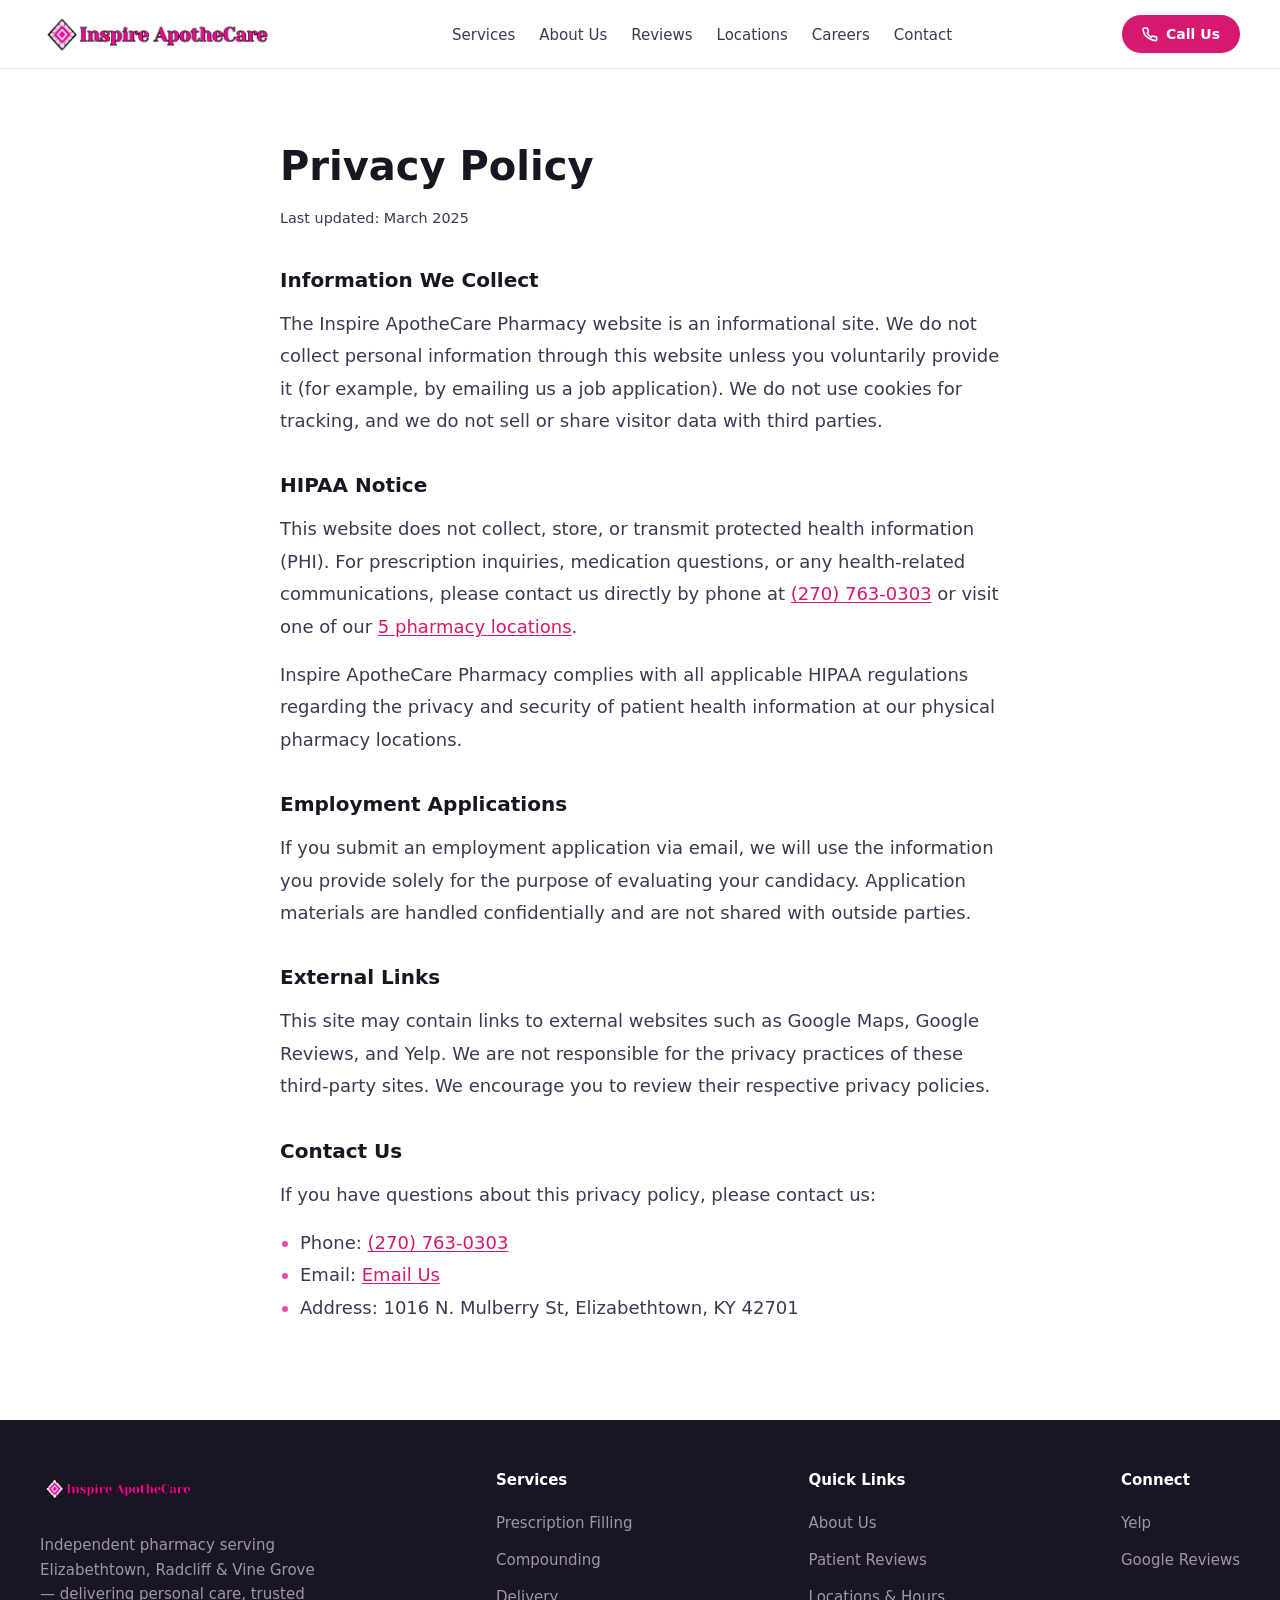
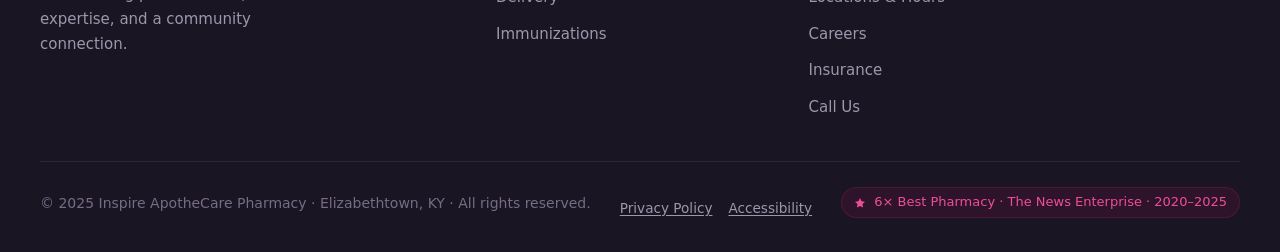
<file: privacy.html>
<!DOCTYPE html>
<html lang="en">
<head>
  <meta charset="UTF-8" />
  <meta name="viewport" content="width=device-width, initial-scale=1.0" />
  <title>Privacy Policy | Inspire ApotheCare Pharmacy</title>
  <meta name="description" content="Privacy policy and HIPAA notice for the Inspire ApotheCare Pharmacy website." />
  <link rel="icon" type="image/svg+xml" href="assets/images/favicon.svg" />
  <link rel="preconnect" href="https://fonts.googleapis.com" />
  <link rel="preconnect" href="https://fonts.gstatic.com" crossorigin />
  <link href="https://fonts.googleapis.com/css2?family=Figtree:wght@300;400;500;600;700;800&family=Noto+Sans:wght@300;400;500;700&display=swap" rel="stylesheet" />
  <link rel="stylesheet" href="css/styles.css" />
  <!-- Security -->
  <meta http-equiv="Content-Security-Policy" content="default-src 'self'; script-src 'self'; style-src 'self' https://fonts.googleapis.com; font-src https://fonts.gstatic.com; img-src 'self' data:; connect-src 'self'; frame-src 'none';" />
  <meta http-equiv="X-Content-Type-Options" content="nosniff" />
  <meta name="referrer" content="strict-origin-when-cross-origin" />
</head>
<body>

  <a href="#main-content" class="skip-link">Skip to main content</a>

  <!-- ─── Navigation ──────────────────────────────────────── -->
  <header class="site-header">
    <nav class="nav" aria-label="Main navigation">
      <div class="nav__inner">
        <a href="/" class="nav__logo" aria-label="Inspire ApotheCare Pharmacy home">
          <img src="assets/images/Logo.png" alt="Inspire ApotheCare Pharmacy logo" width="160" height="44" />
        </a>
        <button class="nav__toggle" aria-label="Toggle menu" aria-expanded="false" aria-controls="nav-links">
          <svg width="24" height="24" viewBox="0 0 24 24" fill="none" stroke="currentColor" stroke-width="2" stroke-linecap="round" stroke-linejoin="round" aria-hidden="true">
            <line x1="3" y1="6" x2="21" y2="6"/><line x1="3" y1="12" x2="21" y2="12"/><line x1="3" y1="18" x2="21" y2="18"/>
          </svg>
        </button>
        <ul class="nav__links" id="nav-links" role="list">
          <li><a href="/#services">Services</a></li>
          <li><a href="/#why-us">About Us</a></li>
          <li><a href="/#reviews">Reviews</a></li>
          <li><a href="/locations">Locations</a></li>
          <li><a href="/careers">Careers</a></li>
          <li><a href="/#contact">Contact</a></li>
        </ul>
        <a href="tel:+12707630303" class="nav__cta" aria-label="Call Inspire ApotheCare Pharmacy">
          <svg width="16" height="16" viewBox="0 0 24 24" fill="none" stroke="currentColor" stroke-width="2.5" stroke-linecap="round" stroke-linejoin="round" aria-hidden="true"><path d="M22 16.92v3a2 2 0 0 1-2.18 2 19.79 19.79 0 0 1-8.63-3.07A19.5 19.5 0 0 1 4.69 13.9 19.79 19.79 0 0 1 1.61 5.26 2 2 0 0 1 3.6 3h3a2 2 0 0 1 2 1.72c.127.96.361 1.903.7 2.81a2 2 0 0 1-.45 2.11L7.91 10.6a16 16 0 0 0 6 6l.91-.91a2 2 0 0 1 2.11-.45c.907.339 1.85.573 2.81.7A2 2 0 0 1 22 16.92z"/></svg>
          Call Us
        </a>
      </div>
    </nav>
  </header>

  <main id="main-content">

    <section class="section" aria-labelledby="privacy-title">
      <div class="section__inner legal-content">
        <h1 class="section__title" id="privacy-title">Privacy Policy</h1>
        <p class="legal-updated">Last updated: March 2025</p>

        <h2>Information We Collect</h2>
        <p>The Inspire ApotheCare Pharmacy website is an informational site. We do not collect personal information through this website unless you voluntarily provide it (for example, by emailing us a job application). We do not use cookies for tracking, and we do not sell or share visitor data with third parties.</p>

        <h2>HIPAA Notice</h2>
        <p>This website does not collect, store, or transmit protected health information (PHI). For prescription inquiries, medication questions, or any health-related communications, please contact us directly by phone at <a href="tel:+12707630303">(270) 763-0303</a> or visit one of our <a href="/locations">5 pharmacy locations</a>.</p>
        <p>Inspire ApotheCare Pharmacy complies with all applicable HIPAA regulations regarding the privacy and security of patient health information at our physical pharmacy locations.</p>

        <h2>Employment Applications</h2>
        <p>If you submit an employment application via email, we will use the information you provide solely for the purpose of evaluating your candidacy. Application materials are handled confidentially and are not shared with outside parties.</p>

        <h2>External Links</h2>
        <p>This site may contain links to external websites such as Google Maps, Google Reviews, and Yelp. We are not responsible for the privacy practices of these third-party sites. We encourage you to review their respective privacy policies.</p>

        <h2>Contact Us</h2>
        <p>If you have questions about this privacy policy, please contact us:</p>
        <ul>
          <li>Phone: <a href="tel:+12707630303">(270) 763-0303</a></li>
          <li>Email: <a href="#" data-m="Inspiremeds" data-d="gmail.com">Email Us</a></li>
          <li>Address: 1016 N. Mulberry St, Elizabethtown, KY 42701</li>
        </ul>
      </div>
    </section>

  </main>

  <!-- ─── Footer ─────────────────────────────────────────── -->
  <footer class="footer">
    <div class="footer__inner">
      <div class="footer__brand">
        <img src="assets/images/Logo.png" alt="Inspire ApotheCare Pharmacy" class="footer__logo" width="160" height="40" />
        <p class="footer__tagline">Independent pharmacy serving Elizabethtown, Radcliff &amp; Vine Grove — delivering personal care, trusted expertise, and a community connection.</p>
      </div>
      <nav class="footer__col" aria-label="Services footer links">
        <h4>Services</h4>
        <ul>
          <li><a href="/#services">Prescription Filling</a></li>
          <li><a href="/#services">Compounding</a></li>
          <li><a href="/#services">Delivery</a></li>
          <li><a href="/#services">Immunizations</a></li>
        </ul>
      </nav>
      <nav class="footer__col" aria-label="Quick links footer">
        <h4>Quick Links</h4>
        <ul>
          <li><a href="/#why-us">About Us</a></li>
          <li><a href="/#reviews">Patient Reviews</a></li>
          <li><a href="/locations">Locations &amp; Hours</a></li>
          <li><a href="/careers">Careers</a></li>
          <li><a href="/#insurance">Insurance</a></li>
          <li><a href="tel:+12707630303">Call Us</a></li>
        </ul>
      </nav>
      <nav class="footer__col" aria-label="Social links">
        <h4>Connect</h4>
        <ul>
          <li><a href="https://www.yelp.com/biz/inspire-rx-pharmacy-elizabethtown" target="_blank" rel="noopener noreferrer">Yelp</a></li>
          <li><a href="https://search.google.com/local/writereview?placeid=ChIJkesZc5rvaIgRXJ3IbqMy4Kc" target="_blank" rel="noopener noreferrer">Google Reviews</a></li>
        </ul>
      </nav>
    </div>
    <div class="footer__bottom">
      <p class="footer__copy">&copy; 2025 Inspire ApotheCare Pharmacy &middot; Elizabethtown, KY &middot; All rights reserved.</p>
      <div class="footer__legal">
        <a href="/privacy">Privacy Policy</a>
        <a href="/accessibility">Accessibility</a>
      </div>
      <div class="footer__badge" aria-label="6x Best Pharmacy award by The News Enterprise, 2020 to 2025">
        <svg width="12" height="12" viewBox="0 0 24 24" fill="currentColor" aria-hidden="true"><path d="M12 2l3.09 6.26L22 9.27l-5 4.87 1.18 6.88L12 17.77l-6.18 3.25L7 14.14 2 9.27l6.91-1.01L12 2z"/></svg>
        6&times; Best Pharmacy &middot; The News Enterprise &middot; 2020&ndash;2025
      </div>
    </div>
  </footer>

  <button class="back-to-top" aria-label="Back to top">
    <svg width="20" height="20" viewBox="0 0 24 24" fill="none" stroke="currentColor" stroke-width="2.5" stroke-linecap="round" stroke-linejoin="round" aria-hidden="true"><polyline points="18 15 12 9 6 15"/></svg>
  </button>

  <script src="js/main.js"></script>
</body>
</html>
</file>
<file: css/styles.css>
/* ─── Reset & Design Tokens ─────────────────────────────── */
*, *::before, *::after { box-sizing: border-box; margin: 0; padding: 0; }

:root {
  /* Brand Magenta (from logo) */
  --magenta-900: #7B0E3A;
  --magenta-800: #9C1249;
  --magenta-700: #B5154D;
  --magenta-600: #D6186E;
  --magenta-500: #E82A80;
  --magenta-400: #F04D99;
  --magenta-300: #F57DB5;
  --magenta-200: #FACDD9;
  --magenta-100: #FDE8EF;
  --magenta-50:  #FFF5F8;

  /* Gold (awards) */
  --gold-500: #D4A830;
  --gold-400: #E8C24A;
  --gold-100: #FEF9EC;

  /* Warm Neutrals */
  --slate-900: #1A1523;
  --slate-800: #2D2638;
  --slate-700: #3F3752;
  --slate-600: #585068;
  --slate-500: #756D85;
  --slate-400: #9E97AC;
  --slate-300: #CBC6D4;
  --slate-200: #E8E4ED;
  --slate-100: #F5F3F7;
  --white:     #FFFFFF;

  /* Semantic */
  --color-primary:     var(--magenta-600);
  --color-primary-dk:  var(--magenta-700);
  --color-primary-lt:  var(--magenta-100);
  --color-bg:          var(--white);
  --color-surface:     var(--magenta-50);
  --color-text:        var(--slate-800);
  --color-text-muted:  var(--slate-600);
  --color-border:      var(--slate-200);

  /* Typography */
  --font-heading: 'Figtree', system-ui, sans-serif;
  --font-body:    'Noto Sans', system-ui, sans-serif;

  /* Spacing */
  --sp-1: 4px;   --sp-2: 8px;   --sp-3: 12px;  --sp-4: 16px;
  --sp-5: 20px;  --sp-6: 24px;  --sp-8: 32px;  --sp-10: 40px;
  --sp-12: 48px; --sp-16: 64px; --sp-20: 80px; --sp-24: 96px;

  /* Radii */
  --r-sm: 6px; --r-md: 10px; --r-lg: 16px; --r-xl: 24px; --r-full: 9999px;

  /* Shadows */
  --shadow-sm: 0 1px 3px rgba(26,21,35,.06), 0 1px 2px rgba(26,21,35,.04);
  --shadow-md: 0 4px 16px rgba(26,21,35,.07), 0 2px 6px rgba(26,21,35,.04);
  --shadow-lg: 0 10px 40px rgba(26,21,35,.09), 0 4px 12px rgba(26,21,35,.05);
}

html { scroll-behavior: smooth; }

body {
  font-family: var(--font-body);
  font-size: 18px;
  line-height: 1.6;
  color: var(--color-text);
  background: var(--color-bg);
  -webkit-font-smoothing: antialiased;
  width: 100%;
  padding-top: 62px;
}

@media (prefers-reduced-motion: reduce) {
  *, *::before, *::after {
    animation-duration: .01ms !important;
    transition-duration: .01ms !important;
    scroll-behavior: auto !important;
  }
}

/* ─── Skip Link ────────────────────────────────────────── */
.skip-link {
  position: absolute; top: -100px; left: var(--sp-4);
  background: var(--color-primary); color: var(--white);
  padding: var(--sp-2) var(--sp-4); border-radius: var(--r-sm);
  font-family: var(--font-heading); font-weight: 600;
  z-index: 1000; text-decoration: none;
  transition: top .15s ease;
}
.skip-link:focus { top: var(--sp-4); }

/* ─── Navigation ───────────────────────────────────────── */
.site-header {
  position: fixed; top: 0; left: 0; right: 0; z-index: 100;
  background: var(--white);
}
.nav {
  border-bottom: 1px solid var(--color-border);
  padding: var(--sp-3) var(--sp-4);
  transition: box-shadow .3s ease;
}
.nav--scrolled {
  box-shadow: 0 2px 20px rgba(26,21,35,.08);
}
.nav__inner {
  max-width: 1200px; margin: 0 auto;
  display: flex; align-items: center; justify-content: space-between;
  gap: var(--sp-4);
}
.nav__logo {
  display: flex; align-items: center; gap: var(--sp-3);
  text-decoration: none;
}
.nav__logo img { height: 44px; width: auto; object-fit: contain; }
.nav__links { display: flex; gap: var(--sp-6); list-style: none; }
.nav__links a {
  font-family: var(--font-heading); font-weight: 500; font-size: 15px;
  color: var(--slate-700); text-decoration: none;
  padding: var(--sp-2) 0; position: relative;
  transition: color .2s ease;
}
.nav__links a::after {
  content: ''; position: absolute; bottom: 0; left: 0;
  width: 0; height: 2px; background: var(--color-primary);
  border-radius: 1px; transition: width .25s ease;
}
.nav__links a:hover { color: var(--color-primary); }
.nav__links a:hover::after { width: 100%; }
.nav__links a:focus-visible { outline: 3px solid var(--color-primary); outline-offset: 3px; border-radius: 3px; }

/* Mobile menu toggle */
.nav__toggle {
  display: none; background: none; border: none; cursor: pointer;
  padding: var(--sp-2); color: var(--slate-700);
}
.nav__toggle svg line { transition: transform .2s ease, opacity .2s ease; transform-origin: center; }
.nav__toggle--open svg line:nth-child(1) { transform: translateY(6px) rotate(45deg); }
.nav__toggle--open svg line:nth-child(2) { opacity: 0; }
.nav__toggle--open svg line:nth-child(3) { transform: translateY(-6px) rotate(-45deg); }

.nav__cta {
  display: inline-flex; align-items: center; gap: var(--sp-2);
  background: var(--color-primary); color: var(--white);
  font-family: var(--font-heading); font-weight: 600; font-size: 14px;
  padding: var(--sp-2) var(--sp-5); border-radius: var(--r-full);
  text-decoration: none; border: none; cursor: pointer;
  transition: background .2s ease, transform .15s ease, box-shadow .2s ease;
  box-shadow: var(--shadow-sm); white-space: nowrap;
}
.nav__cta:hover { background: var(--color-primary-dk); box-shadow: var(--shadow-md); transform: translateY(-1px); }
.nav__cta:active { transform: translateY(0); }
.nav__cta:focus-visible { outline: 3px solid var(--color-primary); outline-offset: 3px; }

@media (max-width: 767px) {
  .nav__inner { gap: var(--sp-2); }
  .nav__toggle { display: block; order: -1; }
  .nav__logo { flex: 1; min-width: 0; }
  .nav__logo img { height: 36px; }
  .nav__cta { padding: var(--sp-2) var(--sp-3); font-size: 13px; flex-shrink: 0; }
  .nav__links {
    display: none; position: absolute; top: 100%; left: 0; right: 0;
    flex-direction: column; background: var(--white);
    padding: var(--sp-4) var(--sp-6); gap: var(--sp-1);
    border-bottom: 1px solid var(--color-border);
    box-shadow: var(--shadow-md);
  }
  .nav__links.open { display: flex; }
  .nav__links a { padding: var(--sp-3) 0; }
}

/* ─── Hero ─────────────────────────────────────────────── */
.hero {
  background: linear-gradient(150deg, var(--magenta-50) 0%, var(--white) 50%, var(--gold-100) 100%);
  padding: var(--sp-20) var(--sp-4) var(--sp-24);
  position: relative; overflow: hidden;
}
.hero::before {
  content: ''; position: absolute; inset: 0;
  background: radial-gradient(ellipse at 80% 50%, rgba(214,24,110,.04) 0%, transparent 70%);
  pointer-events: none;
}
.hero__inner {
  max-width: 1200px; margin: 0 auto;
  display: grid; grid-template-columns: 1fr; gap: var(--sp-12);
  align-items: center;
}
@media (min-width: 1024px) { .hero__inner { grid-template-columns: 1fr 1fr; } }

.hero__badge {
  display: inline-flex; align-items: center; gap: var(--sp-2);
  background: var(--gold-100); border: 1.5px solid var(--gold-400);
  color: #92640C; font-family: var(--font-heading); font-weight: 600; font-size: 13px;
  padding: var(--sp-2) var(--sp-4); border-radius: var(--r-full);
  margin-bottom: var(--sp-5); width: fit-content;
}
.hero__title {
  font-family: var(--font-heading); font-weight: 800;
  font-size: clamp(2.2rem, 5vw, 3.5rem);
  line-height: 1.1; color: var(--slate-900);
  margin-bottom: var(--sp-5); letter-spacing: -0.02em;
}
.hero__title .accent { color: var(--color-primary); }
.hero__sub {
  font-size: 1.125rem; color: var(--slate-700); line-height: 1.7;
  max-width: 54ch; margin-bottom: var(--sp-8);
}
.hero__actions { display: flex; flex-wrap: wrap; gap: var(--sp-3); }

/* ─── Buttons ──────────────────────────────────────────── */
.btn-primary {
  display: inline-flex; align-items: center; justify-content: center; gap: var(--sp-2);
  background: var(--color-primary); color: var(--white);
  font-family: var(--font-heading); font-weight: 700; font-size: 1rem;
  padding: var(--sp-4) var(--sp-8); border-radius: var(--r-full);
  text-decoration: none; border: none; cursor: pointer; min-height: 52px;
  transition: background .2s ease, transform .15s ease, box-shadow .2s ease;
  box-shadow: 0 4px 20px rgba(214,24,110,.25);
}
.btn-primary:hover { background: var(--color-primary-dk); transform: translateY(-2px); box-shadow: 0 6px 28px rgba(214,24,110,.3); }
.btn-primary:active { transform: translateY(0); }
.btn-primary:focus-visible { outline: 3px solid var(--color-primary); outline-offset: 3px; }

.btn-outline {
  display: inline-flex; align-items: center; justify-content: center; gap: var(--sp-2);
  background: transparent; color: var(--color-primary);
  font-family: var(--font-heading); font-weight: 600; font-size: 1rem;
  padding: var(--sp-4) var(--sp-8); border-radius: var(--r-full);
  text-decoration: none; cursor: pointer; min-height: 52px;
  border: 2px solid var(--color-primary);
  transition: background .2s ease, color .2s ease, transform .15s ease;
}
.btn-outline:hover { background: var(--color-primary); color: var(--white); transform: translateY(-2px); }
.btn-outline:active { transform: translateY(0); }
.btn-outline:focus-visible { outline: 3px solid var(--color-primary); outline-offset: 3px; }

.btn-white {
  display: inline-flex; align-items: center; justify-content: center; gap: var(--sp-2);
  background: var(--white); color: var(--magenta-800);
  font-family: var(--font-heading); font-weight: 700; font-size: 1rem;
  padding: var(--sp-4) var(--sp-8); border-radius: var(--r-full);
  text-decoration: none; cursor: pointer; min-height: 52px; border: none;
  transition: background .2s ease, transform .15s ease, box-shadow .2s ease;
  box-shadow: 0 4px 20px rgba(0,0,0,.15);
}
.btn-white:hover { background: var(--magenta-50); transform: translateY(-2px); box-shadow: 0 6px 28px rgba(0,0,0,.2); }
.btn-white:active { transform: translateY(0); }
.btn-white:focus-visible { outline: 3px solid var(--white); outline-offset: 3px; }

.btn-ghost {
  display: inline-flex; align-items: center; justify-content: center; gap: var(--sp-2);
  background: transparent; color: var(--white);
  font-family: var(--font-heading); font-weight: 600; font-size: 1rem;
  padding: var(--sp-4) var(--sp-8); border-radius: var(--r-full);
  text-decoration: none; cursor: pointer; min-height: 52px;
  border: 2px solid rgba(255,255,255,.5);
  transition: border-color .2s ease, background .2s ease, transform .15s ease;
}
.btn-ghost:hover { border-color: var(--white); background: rgba(255,255,255,.1); transform: translateY(-2px); }
.btn-ghost:active { transform: translateY(0); }
.btn-ghost:focus-visible { outline: 3px solid var(--white); outline-offset: 3px; }

/* ─── Hero Visual ──────────────────────────────────────── */
.hero__visual { display: flex; justify-content: center; }
.hero__logo-display {
  position: relative; background: var(--white);
  border-radius: var(--r-xl); padding: var(--sp-12);
  box-shadow: var(--shadow-lg); border: 1px solid var(--magenta-100);
  display: flex; flex-direction: column; align-items: center; gap: var(--sp-6);
}
.hero__logo-display img { width: 100%; max-width: 280px; height: auto; object-fit: contain; }

.award-badges { display: flex; gap: var(--sp-3); flex-wrap: wrap; justify-content: center; }
.award-badge {
  display: flex; flex-direction: column; align-items: center; gap: var(--sp-1);
  background: linear-gradient(135deg, var(--gold-400), var(--gold-500));
  color: #5C3800; border-radius: var(--r-lg); padding: var(--sp-3) var(--sp-5);
  font-family: var(--font-heading); font-weight: 700; text-align: center;
  box-shadow: 0 2px 10px rgba(212,168,48,.3);
}
.award-badge__year  { font-size: 11px; font-weight: 500; opacity: .8; }
.award-badge__label { font-size: 12px; font-weight: 700; line-height: 1.2; }

/* ─── Trust Bar ────────────────────────────────────────── */
.trust-bar {
  background: var(--magenta-800);
  color: var(--white); padding: var(--sp-8) var(--sp-4);
}
.trust-bar__inner {
  max-width: 1200px; margin: 0 auto;
  display: flex; flex-wrap: wrap; gap: var(--sp-8);
  justify-content: center; align-items: center;
}
.trust-item {
  display: flex; align-items: center; gap: var(--sp-3);
  font-family: var(--font-heading); font-weight: 500; font-size: 15px;
}
.trust-item svg { color: var(--magenta-300); flex-shrink: 0; }

/* ─── Section Base ─────────────────────────────────────── */
.section { padding: var(--sp-20) var(--sp-4); }
.section--alt { background: var(--magenta-50); }
.section__inner { max-width: 1200px; margin: 0 auto; }
.section__header { text-align: center; margin-bottom: var(--sp-12); }
.section__eyebrow {
  display: inline-block; font-family: var(--font-heading); font-weight: 600;
  font-size: 13px; letter-spacing: .08em; text-transform: uppercase;
  color: var(--color-primary); margin-bottom: var(--sp-3);
}
.section__title {
  font-family: var(--font-heading); font-weight: 800;
  font-size: clamp(1.75rem, 3.5vw, 2.5rem);
  color: var(--slate-900); line-height: 1.2; margin-bottom: var(--sp-4);
}
.section__desc {
  font-size: 1.0625rem; color: var(--slate-600); max-width: 58ch;
  margin: 0 auto; line-height: 1.7;
}

/* ─── Services Grid ────────────────────────────────────── */
.services-grid {
  display: grid; gap: var(--sp-5); grid-template-columns: 1fr;
}
@media (min-width: 640px)  { .services-grid { grid-template-columns: repeat(2, 1fr); } }
@media (min-width: 1024px) { .services-grid { grid-template-columns: repeat(4, 1fr); } }

.service-card {
  background: var(--white); border-radius: var(--r-lg);
  border: 1px solid var(--color-border); padding: var(--sp-8) var(--sp-6);
  transition: transform .25s ease, box-shadow .25s ease, border-color .25s ease;
}
.service-card:hover { transform: translateY(-4px); box-shadow: var(--shadow-lg); border-color: var(--magenta-200); }
.service-card__icon {
  width: 52px; height: 52px; background: var(--magenta-50); border-radius: var(--r-md);
  display: flex; align-items: center; justify-content: center;
  margin-bottom: var(--sp-5); color: var(--color-primary);
  transition: background .25s ease;
}
.service-card:hover .service-card__icon { background: var(--magenta-100); }
.service-card__title {
  font-family: var(--font-heading); font-weight: 700; font-size: 1.125rem;
  color: var(--slate-900); margin-bottom: var(--sp-2);
}
.service-card__desc { font-size: .9375rem; color: var(--slate-600); line-height: 1.65; }

/* ─── Why Choose Us ────────────────────────────────────── */
.why-grid { display: grid; gap: var(--sp-10); grid-template-columns: 1fr; align-items: center; }
@media (min-width: 1024px) { .why-grid { grid-template-columns: 1fr 1fr; } }

.why-text .section__eyebrow,
.why-text .section__title,
.why-text .section__desc { text-align: left; max-width: unset; }
.why-list { list-style: none; margin-top: var(--sp-8); display: flex; flex-direction: column; gap: var(--sp-5); }
.why-item { display: flex; gap: var(--sp-4); align-items: flex-start; }
.why-item__icon {
  width: 40px; height: 40px; min-width: 40px;
  background: var(--magenta-50); border-radius: var(--r-sm);
  display: flex; align-items: center; justify-content: center;
  color: var(--color-primary); margin-top: 2px;
  transition: background .25s ease;
}
.why-item:hover .why-item__icon { background: var(--magenta-100); }
.why-item__body h3 { font-family: var(--font-heading); font-weight: 600; font-size: 1rem; color: var(--slate-900); margin-bottom: var(--sp-1); }
.why-item__body p  { font-size: .9375rem; color: var(--slate-600); line-height: 1.65; }

.why-award-card {
  background: var(--white); border-radius: var(--r-xl); border: 1px solid var(--magenta-100);
  padding: var(--sp-10) var(--sp-8); box-shadow: var(--shadow-lg);
  display: flex; flex-direction: column; align-items: center; gap: var(--sp-6); text-align: center;
}
.why-award-card__trophies { display: flex; gap: var(--sp-4); }
.trophy { display: flex; flex-direction: column; align-items: center; gap: var(--sp-2); }
.trophy__icon {
  width: 64px; height: 64px;
  background: linear-gradient(135deg, var(--gold-400), var(--gold-500));
  border-radius: var(--r-full); display: flex; align-items: center; justify-content: center;
  color: #5C3800; box-shadow: 0 4px 16px rgba(212,168,48,.3);
}
.trophy__year { font-family: var(--font-heading); font-weight: 700; font-size: 13px; color: var(--slate-700); }
.why-award-card__headline { font-family: var(--font-heading); font-weight: 800; font-size: 1.5rem; color: var(--slate-900); }
.why-award-card__headline span { color: var(--gold-500); }
.why-award-card__sub { font-size: .9375rem; color: var(--slate-600); max-width: 34ch; }
.stars { display: flex; gap: var(--sp-1); color: var(--gold-400); }

/* ─── Testimonials ─────────────────────────────────────── */
.testimonials-grid { display: grid; gap: var(--sp-5); grid-template-columns: 1fr; }
@media (min-width: 768px)  { .testimonials-grid { grid-template-columns: repeat(2, 1fr); } }
@media (min-width: 1024px) { .testimonials-grid { grid-template-columns: repeat(3, 1fr); } }

.testimonial-card {
  background: var(--white); border-radius: var(--r-lg); border: 1px solid var(--color-border);
  padding: var(--sp-8) var(--sp-6); display: flex; flex-direction: column; gap: var(--sp-4);
  transition: transform .25s ease, box-shadow .25s ease;
}
.testimonial-card:hover { transform: translateY(-3px); box-shadow: var(--shadow-md); }
.testimonial-card__stars { display: flex; gap: 3px; color: var(--gold-400); }
.testimonial-card__quote { font-size: 1rem; color: var(--slate-700); line-height: 1.7; font-style: italic; flex: 1; }
.testimonial-card__author { display: flex; align-items: center; gap: var(--sp-3); }
.testimonial-card__avatar {
  width: 44px; height: 44px; border-radius: var(--r-full); background: var(--magenta-100);
  display: flex; align-items: center; justify-content: center;
  font-family: var(--font-heading); font-weight: 700; font-size: 16px; color: var(--magenta-800);
}
.testimonial-card__name { font-family: var(--font-heading); font-weight: 600; font-size: .9375rem; color: var(--slate-900); }
.testimonial-card__location { font-size: .8125rem; color: var(--slate-500); }

/* ─── CTA / Contact ────────────────────────────────────── */
.cta-section {
  background: linear-gradient(135deg, var(--magenta-800) 0%, var(--magenta-700) 50%, var(--magenta-900) 100%);
  padding: var(--sp-20) var(--sp-4); position: relative; overflow: hidden;
}
.cta-section::before {
  content: ''; position: absolute;
  width: 600px; height: 600px; border-radius: 50%;
  background: rgba(255,255,255,.04); top: -200px; right: -200px; pointer-events: none;
}
.cta-section::after {
  content: ''; position: absolute;
  width: 400px; height: 400px; border-radius: 50%;
  background: rgba(255,255,255,.04); bottom: -150px; left: -100px; pointer-events: none;
}
.cta-inner {
  max-width: 1200px; margin: 0 auto; position: relative; z-index: 1;
  display: grid; gap: var(--sp-12); grid-template-columns: 1fr; align-items: center;
}
@media (min-width: 1024px) { .cta-inner { grid-template-columns: 1fr 1fr; } }

.cta-text { color: var(--white); }
.cta-text .section__eyebrow { color: var(--magenta-300); }
.cta-text .section__title { color: var(--white); text-align: left; }
.cta-text .section__desc  { color: rgba(255,255,255,.8); text-align: left; max-width: unset; }
.cta-buttons { margin-top: var(--sp-8); display: flex; flex-wrap: wrap; gap: var(--sp-3); }

.contact-cards { display: flex; flex-direction: column; gap: var(--sp-4); }
.contact-card {
  background: rgba(255,255,255,.1); border: 1px solid rgba(255,255,255,.15);
  backdrop-filter: blur(4px); border-radius: var(--r-lg);
  padding: var(--sp-5) var(--sp-6); display: flex; align-items: center; gap: var(--sp-4);
  color: var(--white); text-decoration: none;
  transition: background .2s ease, transform .15s ease;
}
.contact-card:hover { background: rgba(255,255,255,.18); transform: translateX(4px); }
.contact-card:focus-visible { outline: 3px solid var(--magenta-300); outline-offset: 3px; border-radius: var(--r-lg); }
.contact-card__icon {
  width: 48px; height: 48px; min-width: 48px;
  background: rgba(255,255,255,.15); border-radius: var(--r-md);
  display: flex; align-items: center; justify-content: center; color: var(--magenta-300);
}
.contact-card__label { font-size: 12px; color: rgba(255,255,255,.65); font-family: var(--font-heading); font-weight: 500; }
.contact-card__value { font-family: var(--font-heading); font-weight: 600; font-size: 1rem; color: var(--white); }

/* ─── Info Bar ─────────────────────────────────────────── */
.info-bar {
  background: var(--magenta-800); color: var(--white);
  padding: var(--sp-3) var(--sp-4);
}
.info-bar__inner {
  max-width: 1200px; margin: 0 auto;
  display: flex; flex-wrap: wrap; gap: var(--sp-4) var(--sp-8);
  justify-content: center; align-items: center;
}
.info-bar__item {
  display: inline-flex; align-items: center; gap: var(--sp-2);
  font-family: var(--font-heading); font-weight: 500; font-size: 14px;
  color: var(--white); text-decoration: none; white-space: nowrap;
}
a.info-bar__item:hover { color: var(--magenta-200); }
.info-bar__item svg { color: var(--magenta-300); flex-shrink: 0; }

@media (max-width: 639px) {
  .info-bar__inner { flex-direction: column; gap: var(--sp-2); align-items: flex-start; padding: var(--sp-1) 0; }
  .info-bar__item { font-size: 13px; white-space: normal; }
}

/* ─── Google Reviews ──────────────────────────────────── */
.google-reviews {
  text-align: center; padding: var(--sp-8) var(--sp-4);
  display: flex; flex-direction: column; align-items: center; gap: var(--sp-4);
}
.google-reviews__icon { margin-bottom: var(--sp-2); }
.google-reviews__stars { display: flex; gap: var(--sp-1); color: var(--gold-400); }
.google-reviews__title {
  font-family: var(--font-heading); font-weight: 800;
  font-size: clamp(1.5rem, 3vw, 2rem); color: var(--slate-900);
}
.google-reviews__desc { font-size: 1rem; color: var(--slate-600); }

/* ─── FAQ Accordion ───────────────────────────────────── */
.faq-accordion { max-width: 800px; margin: 0 auto; }

.faq-item {
  border: 1px solid var(--color-border); border-radius: var(--r-lg);
  margin-bottom: var(--sp-3); background: var(--white); overflow: hidden;
  transition: border-color .2s ease;
}
.faq-item:last-child { margin-bottom: 0; }
.faq-item--open { border-color: var(--magenta-200); }

.faq-trigger {
  display: flex; align-items: center; justify-content: space-between;
  width: 100%; padding: var(--sp-5) var(--sp-6);
  background: none; border: none; cursor: pointer;
  font-family: var(--font-heading); font-size: 1.05rem; font-weight: 600;
  color: var(--slate-900); text-align: left; gap: var(--sp-4);
}
.faq-trigger:hover { color: var(--magenta-700); }
.faq-trigger:focus-visible {
  outline: 2px solid var(--magenta-400); outline-offset: -2px;
  border-radius: var(--r-lg);
}

.faq-icon {
  flex-shrink: 0; transition: transform .25s ease;
  color: var(--magenta-500);
}
.faq-item--open .faq-icon { transform: rotate(180deg); }

.faq-panel {
  max-height: 0; overflow: hidden;
  transition: max-height .3s ease, padding .3s ease;
  padding: 0 var(--sp-6);
}
.faq-item--open .faq-panel {
  max-height: 300px;
  padding: 0 var(--sp-6) var(--sp-5);
}
.faq-panel p {
  color: var(--slate-600); line-height: 1.7; font-size: 0.95rem;
}
.faq-panel a { color: var(--magenta-600); text-decoration: underline; text-underline-offset: 2px; }
.faq-panel a:hover { color: var(--magenta-800); }

@media (prefers-reduced-motion: reduce) {
  .faq-icon { transition: none; }
  .faq-panel { transition: none; }
}

/* ─── Careers Page ────────────────────────────────────── */
.careers-grid { display: grid; gap: var(--sp-5); }

.career-card {
  background: var(--white); border-radius: var(--r-lg);
  border: 1px solid var(--color-border); padding: var(--sp-8) var(--sp-6);
}
.career-card__header {
  display: flex; align-items: center; justify-content: space-between;
  flex-wrap: wrap; gap: var(--sp-2); margin-bottom: var(--sp-3);
}
.career-card__title { font-family: var(--font-heading); font-size: 1.35rem; font-weight: 700; color: var(--slate-900); }
.career-card__type {
  display: inline-block; padding: var(--sp-1) var(--sp-3);
  background: var(--magenta-50); color: var(--magenta-700);
  border-radius: var(--r-full); font-size: 0.85rem; font-weight: 600;
}
.career-card__location {
  display: flex; align-items: center; gap: var(--sp-2);
  color: var(--slate-600); font-size: 0.95rem; margin-bottom: var(--sp-4);
}
.career-card__desc { color: var(--slate-700); line-height: 1.7; margin-bottom: var(--sp-4); }
.career-card__subtitle { font-family: var(--font-heading); font-size: 1rem; font-weight: 600; color: var(--slate-800); margin-bottom: var(--sp-2); }
.career-card__list { padding-left: var(--sp-5); color: var(--slate-700); line-height: 1.8; }
.career-card__list li::marker { color: var(--magenta-400); }

.apply-steps {
  display: grid; gap: var(--sp-6);
  grid-template-columns: 1fr;
}
@media (min-width: 768px) { .apply-steps { grid-template-columns: repeat(3, 1fr); } }

.apply-step { text-align: center; }
.apply-step__number {
  display: inline-flex; align-items: center; justify-content: center;
  width: 48px; height: 48px; border-radius: var(--r-full);
  background: var(--magenta-600); color: var(--white);
  font-family: var(--font-heading); font-weight: 700; font-size: 1.25rem;
  margin-bottom: var(--sp-3);
}
.apply-step__title { font-family: var(--font-heading); font-size: 1.1rem; font-weight: 700; color: var(--slate-900); margin-bottom: var(--sp-2); }
.apply-step__desc { color: var(--slate-600); font-size: 0.95rem; }
.apply-step__email {
  display: inline-block; margin-top: var(--sp-3);
  color: var(--magenta-600); font-weight: 600; font-size: 1.05rem;
  text-decoration: underline; text-underline-offset: 3px;
}
.apply-step__email:hover { color: var(--magenta-800); }

.why-work-grid {
  display: grid; gap: var(--sp-5);
  grid-template-columns: 1fr;
}
@media (min-width: 640px)  { .why-work-grid { grid-template-columns: repeat(2, 1fr); } }
@media (min-width: 1024px) { .why-work-grid { grid-template-columns: repeat(4, 1fr); } }

.why-work-item {
  text-align: center; padding: var(--sp-6) var(--sp-4);
  background: var(--white); border-radius: var(--r-lg);
  border: 1px solid var(--color-border);
}
.why-work-item svg { color: var(--magenta-500); margin-bottom: var(--sp-3); }
.why-work-item h3 { font-family: var(--font-heading); font-size: 1.05rem; font-weight: 700; color: var(--slate-900); margin-bottom: var(--sp-2); }
.why-work-item p { color: var(--slate-600); font-size: 0.9rem; line-height: 1.6; }

/* ─── Location Cards ──────────────────────────────────── */
.locations-grid {
  display: grid; gap: var(--sp-6); grid-template-columns: 1fr;
}
@media (min-width: 768px)  { .locations-grid { grid-template-columns: repeat(2, 1fr); } }
@media (min-width: 1200px) { .locations-grid { grid-template-columns: repeat(3, 1fr); } }

.location-card {
  background: var(--white); border-radius: var(--r-lg);
  border: 1px solid var(--color-border); padding: var(--sp-6);
  display: flex; flex-direction: column; gap: var(--sp-4);
  transition: transform .25s ease, box-shadow .25s ease;
  position: relative;
}
.location-card:hover { transform: translateY(-3px); box-shadow: var(--shadow-lg); }
.location-card__badge {
  position: absolute; top: var(--sp-3); right: var(--sp-3);
  background: var(--gold-100); border: 1.5px solid var(--gold-400);
  color: #92640C; font-family: var(--font-heading); font-weight: 600; font-size: 11px;
  padding: var(--sp-1) var(--sp-3); border-radius: var(--r-full);
  text-transform: uppercase; letter-spacing: .04em;
}
.location-card__name {
  font-family: var(--font-heading); font-weight: 700; font-size: 1.25rem;
  color: var(--slate-900); padding-right: var(--sp-10);
}
.location-card__address {
  font-size: .9375rem; color: var(--slate-600); line-height: 1.5;
}
.location-card__details {
  display: flex; flex-direction: column; gap: var(--sp-2); flex: 1;
}
.location-card__hours,
.location-card__phone-info {
  display: flex; align-items: flex-start; gap: var(--sp-2);
  font-size: .875rem; color: var(--slate-600); line-height: 1.5;
}
.location-card__hours svg,
.location-card__phone-info svg { color: var(--color-primary); flex-shrink: 0; margin-top: 2px; }
.location-card__hours em { font-style: italic; color: var(--slate-500); }
.location-card__actions {
  display: flex; flex-direction: column; gap: var(--sp-3); margin-top: auto;
}
.location-card__call { width: 100%; justify-content: center; }
.location-card__directions { width: 100%; justify-content: center; }

@media (max-width: 639px) {
  .location-card__actions { gap: var(--sp-2); }
  .location-card__call { min-height: 52px; font-size: 1.0625rem; }
}

.location-card__map {
  margin-top: var(--sp-4); border-radius: var(--r-md); overflow: hidden;
  border: 1px solid var(--color-border);
}
.location-card__map iframe { display: block; width: 100%; height: 200px; }

/* ─── Footer ───────────────────────────────────────────── */
.footer { background: var(--slate-900); color: var(--slate-300); padding: var(--sp-12) var(--sp-4) var(--sp-8); }
.footer__inner {
  max-width: 1200px; margin: 0 auto;
  display: flex; flex-wrap: wrap; gap: var(--sp-10); justify-content: space-between;
}
.footer__brand { max-width: 280px; }
.footer__logo { height: 40px; object-fit: contain; margin-bottom: var(--sp-4); }
.footer__tagline { font-size: .9375rem; color: var(--slate-400); line-height: 1.65; }
.footer__col h4 { font-family: var(--font-heading); font-weight: 600; font-size: .9375rem; color: var(--white); margin-bottom: var(--sp-4); }
.footer__col ul { list-style: none; display: flex; flex-direction: column; gap: var(--sp-2); }
.footer__col a {
  font-size: .9375rem; color: var(--slate-400); text-decoration: none;
  transition: color .2s ease;
}
.footer__col a:hover { color: var(--magenta-400); }
.footer__col a:focus-visible { outline: 2px solid var(--magenta-400); outline-offset: 2px; border-radius: 2px; }

.footer__bottom {
  max-width: 1200px; margin: var(--sp-10) auto 0;
  border-top: 1px solid rgba(255,255,255,.08); padding-top: var(--sp-6);
  display: flex; flex-wrap: wrap; gap: var(--sp-4); justify-content: space-between; align-items: center;
}
.footer__copy { font-size: .875rem; color: var(--slate-500); }
.footer__badge {
  display: flex; align-items: center; gap: var(--sp-2);
  background: rgba(214,24,110,.1); border: 1px solid rgba(214,24,110,.2);
  padding: var(--sp-1) var(--sp-3); border-radius: var(--r-full);
  font-size: .8125rem; color: var(--magenta-400); font-family: var(--font-heading); font-weight: 500;
}

/* ─── Scroll Reveal Animation ──────────────────────────── */
.reveal {
  opacity: 0;
  transform: translateY(24px);
  transition: opacity .6s ease, transform .6s ease;
}
.reveal.visible {
  opacity: 1;
  transform: translateY(0);
}
.reveal-delay-1 { transition-delay: .1s; }
.reveal-delay-2 { transition-delay: .2s; }
.reveal-delay-3 { transition-delay: .3s; }

/* ─── Back to Top Button ───────────────────────────────── */
.back-to-top {
  position: fixed; bottom: var(--sp-6); right: var(--sp-6);
  width: 48px; height: 48px; border-radius: var(--r-full);
  background: var(--color-primary); color: var(--white);
  border: none; cursor: pointer; z-index: 50;
  display: flex; align-items: center; justify-content: center;
  box-shadow: var(--shadow-md);
  opacity: 0; pointer-events: none;
  transform: translateY(12px);
  transition: opacity .25s ease, transform .25s ease, background .2s ease;
}
.back-to-top.visible {
  opacity: 1; pointer-events: auto; transform: translateY(0);
}
.back-to-top:hover { background: var(--color-primary-dk); transform: translateY(-2px); }
.back-to-top:focus-visible { outline: 3px solid var(--color-primary); outline-offset: 3px; }

/* ─── Active nav link ──────────────────────────────────── */
.nav__links a.active { color: var(--color-primary); }
.nav__links a.active::after { width: 100%; }

/* ─── Legal Content Pages ─────────────────────────────── */
.legal-content { max-width: 720px; }
.legal-content h2 {
  font-family: var(--font-heading); font-size: 1.25rem; font-weight: 700;
  color: var(--slate-900); margin-top: var(--sp-8); margin-bottom: var(--sp-3);
}
.legal-content p { color: var(--slate-700); line-height: 1.8; margin-bottom: var(--sp-4); }
.legal-content ul { padding-left: var(--sp-5); color: var(--slate-700); line-height: 1.8; margin-bottom: var(--sp-4); }
.legal-content ul li::marker { color: var(--magenta-400); }
.legal-content a { color: var(--magenta-600); text-decoration: underline; text-underline-offset: 2px; }
.legal-content a:hover { color: var(--magenta-800); }
.legal-updated { font-size: 0.9rem; color: var(--slate-500); margin-bottom: var(--sp-6); }

/* ─── Footer Legal Links ──────────────────────────────── */
.footer__legal {
  display: flex; gap: var(--sp-4); justify-content: center;
  margin-top: var(--sp-3);
}
.footer__legal a {
  color: var(--slate-400); font-size: 0.85rem; text-decoration: underline;
  text-underline-offset: 2px;
}
.footer__legal a:hover { color: var(--white); }

/* ─── Print Styles ────────────────────────────────────── */
@media print {
  /* Hide interactive / non-essential elements */
  .nav, .back-to-top, .nav__cta, .hero__actions, .btn-primary, .btn-outline,
  .btn-white, .btn-ghost, .cta-section, .trust-bar, .faq-accordion,
  .skip-link, .location-card__actions, .location-card__map, .footer__legal,
  .footer__badge, .google-reviews { display: none !important; }

  /* Reset backgrounds and colors for ink-friendly printing */
  body { background: white; color: black; font-size: 12pt; }
  .section--alt { background: white; }
  .footer { background: white; color: black; border-top: 1px solid #ccc; padding: 1em 0; }
  .footer__tagline, .footer__copy, .footer__col a { color: #333; }
  .footer__col h4 { color: black; }

  /* Show URLs after links */
  a[href^="http"]::after { content: " (" attr(href) ")"; font-size: 0.8em; color: #666; }
  a[href^="tel:"]::after { content: " " attr(href); font-size: 0.8em; color: #666; }

  /* Ensure location cards print well */
  .locations-grid { display: block; }
  .location-card { page-break-inside: avoid; border: 1px solid #ccc; margin-bottom: 1em; padding: 1em; }
  .location-card__name { color: black; }

  /* Force page breaks where helpful */
  section { page-break-inside: avoid; }
}
</file>
